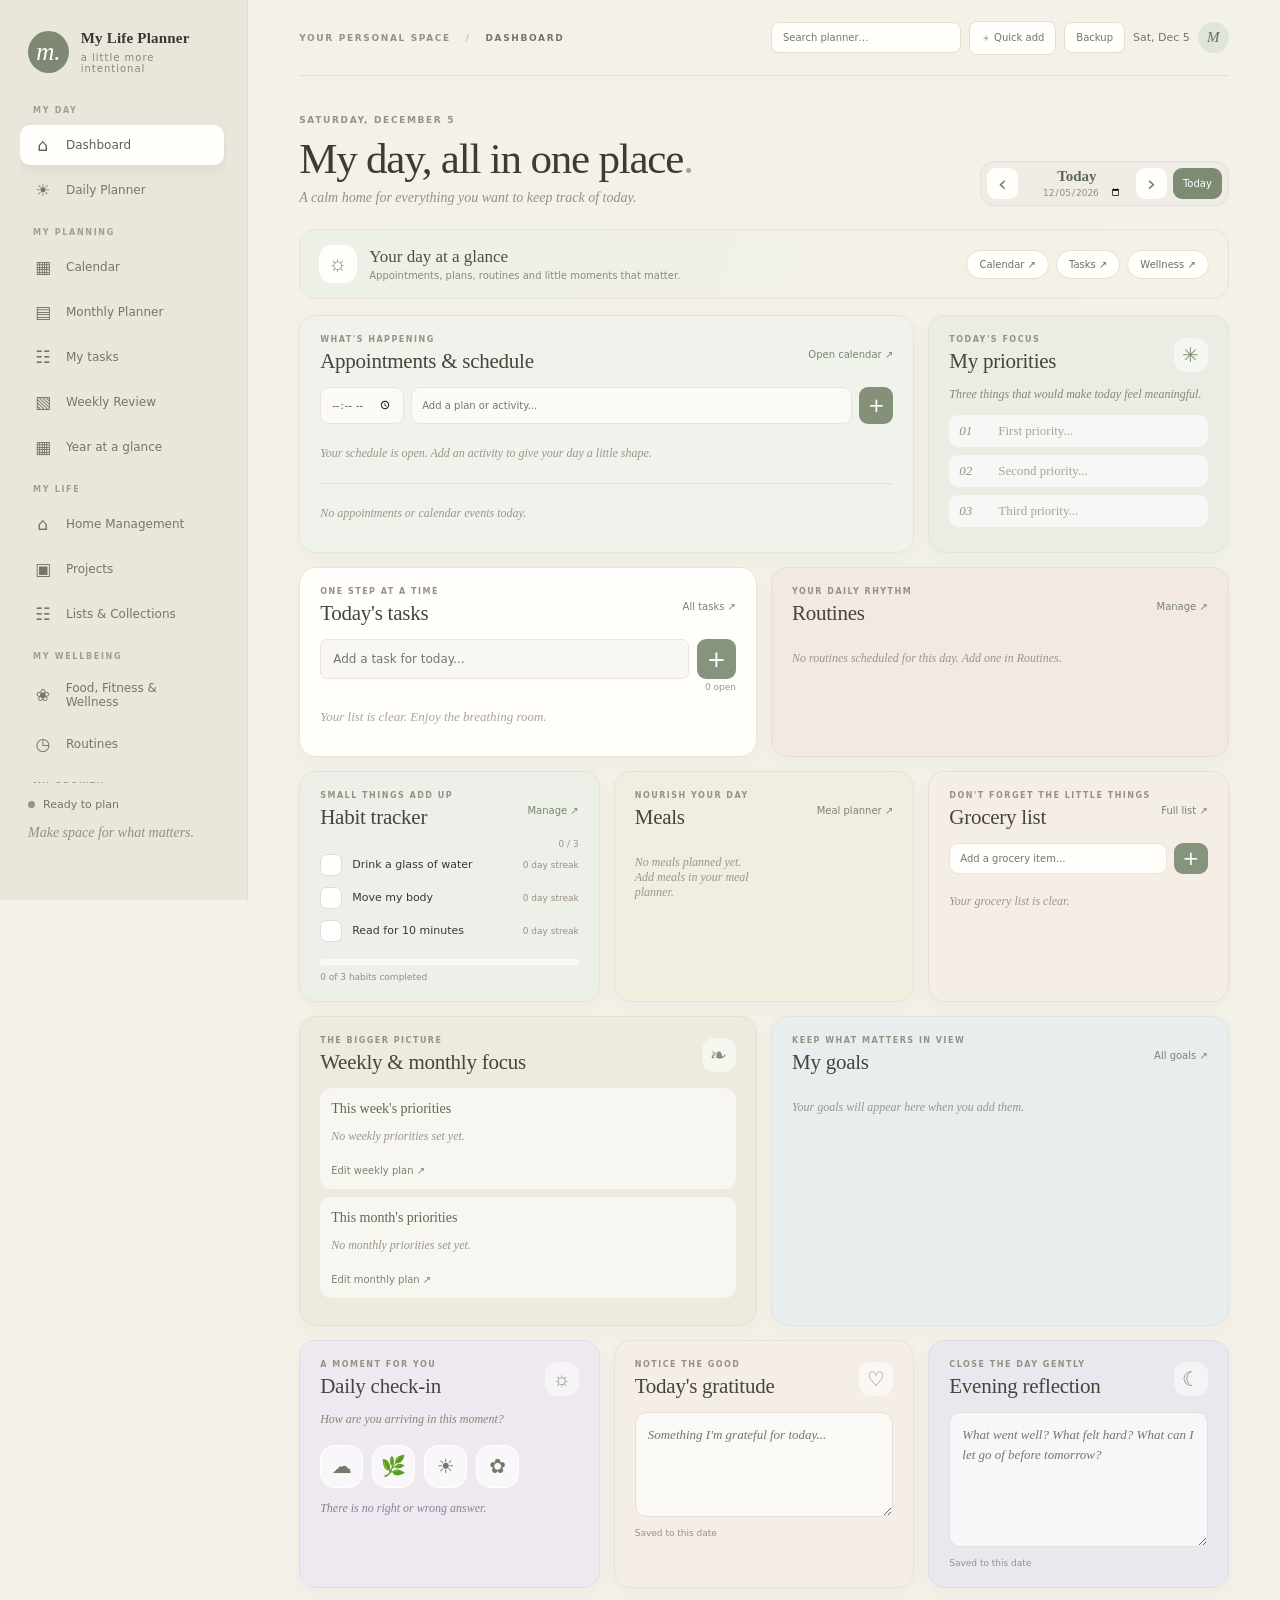
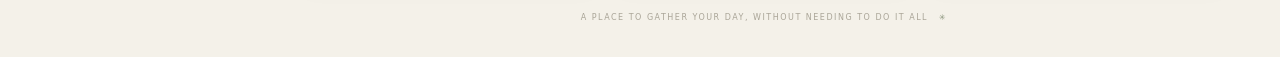
<file: index.html>
<!doctype html>
<html lang="en">
<head>
  <meta charset="utf-8">
  <meta name="viewport" content="width=device-width, initial-scale=1">
  <meta name="theme-color" content="#eee9df">
  <meta name="description" content="A calm, earthy space to plan your days, habits and goals.">
  <title>My Life Planner</title>
  <link rel="manifest" href="manifest.json">
  <link rel="icon" href="icon.svg" type="image/svg+xml">
  <link rel="stylesheet" href="style.css">
</head>
<body>
  <div class="app-shell">
    <aside class="sidebar" id="sidebar">
      <a class="brand" href="#" aria-label="My Life Planner home">
        <span class="brand-mark">m.</span>
        <span><strong>My Life Planner</strong><small>a little more intentional</small></span>
      </a>
      <nav class="main-nav" aria-label="Main navigation">
        <div class="nav-group"><span class="nav-group-label">MY DAY</span>
          <button class="nav-link active" data-view="dashboard"><span>⌂</span> Dashboard</button>
          <button class="nav-link" data-view="daily"><span>☀</span> Daily Planner</button>
        </div>
        <div class="nav-group"><span class="nav-group-label">MY PLANNING</span>
          <button class="nav-link" data-view="calendar"><span>▦</span> Calendar</button>
          <button class="nav-link" data-view="monthly"><span>▤</span> Monthly Planner</button>
          <button class="nav-link" data-view="tasks"><span>☷</span> My tasks</button>
          <button class="nav-link" data-view="weekly"><span>▧</span> Weekly Review</button>
          <button class="nav-link" data-view="yearly"><span>▦</span> Year at a glance</button>
        </div>
        <div class="nav-group"><span class="nav-group-label">MY LIFE</span>
          <button class="nav-link" data-view="home"><span>⌂</span> Home Management</button>
          <button class="nav-link" data-view="projects"><span>▣</span> Projects</button>
          <button class="nav-link" data-view="collections"><span>☷</span> Lists & Collections</button>
        </div>
        <div class="nav-group"><span class="nav-group-label">MY WELLBEING</span>
          <button class="nav-link" data-view="wellness"><span>❀</span> Food, Fitness & Wellness</button>
          <button class="nav-link" data-view="routines"><span>◷</span> Routines</button>
        </div>
        <div class="nav-group"><span class="nav-group-label">MY GROWTH</span>
          <button class="nav-link" data-view="habits"><span>◷</span> Habits</button>
          <button class="nav-link" data-view="goals"><span>✳</span> Goals</button>
          <button class="nav-link" data-view="notes"><span>▤</span> Notes</button>
          <button class="nav-link" data-view="finance"><span>＄</span> Finance</button>
          <button class="nav-link" data-view="travel"><span>⌁</span> Travel</button>
          <button class="nav-link" data-view="focus"><span>◴</span> Focus Timer</button>
          <button class="nav-link" data-view="backup"><span>↥</span> Backup & Settings</button>
        </div>
      </nav>
      <div class="sidebar-bottom">
        <div class="offline-indicator"><span class="status-dot"></span><span id="connection-label">Ready to plan</span></div>
        <p>Make space for what matters.</p>
      </div>
    </aside>

    <main class="main-content">
      <header class="topbar">
        <button class="mobile-menu" id="menu-toggle" aria-label="Open navigation">☰</button>
        <div class="breadcrumb">YOUR PERSONAL SPACE <span>/</span> <b id="section-name">DASHBOARD</b></div>
        <div class="topbar-right"><input id="global-search" class="global-search" type="search" placeholder="Search planner…" aria-label="Search planner"><button class="topbar-action" id="quick-add-global" type="button">＋ Quick add</button><button class="topbar-action" data-go="backup" type="button">Backup</button><span class="today-chip" id="top-date"></span><span class="avatar">M</span></div>
      </header>

      <section class="view active-view" id="dashboard-view">
        <div class="dashboard-hero">
          <div class="dashboard-greeting">
            <p class="eyebrow" id="welcome-date">YOUR DAY, AT YOUR PACE</p>
            <h1>My day, all in one place<span class="period">.</span></h1>
            <p class="subheading">A calm home for everything you want to keep track of today.</p>
          </div>
          <div class="dashboard-date-control" aria-label="Choose dashboard date">
            <button type="button" id="dashboard-prev-day" aria-label="Previous day">‹</button>
            <label><span id="dashboard-date-label">Today</span><input type="date" id="dashboard-date" aria-label="Dashboard date"></label>
            <button type="button" id="dashboard-next-day" aria-label="Next day">›</button>
            <button type="button" id="dashboard-today" class="dashboard-today-button">Today</button>
          </div>
        </div>

        <div class="dashboard-focus-strip">
          <div><span class="dashboard-focus-icon">☼</span><span><strong>Your day at a glance</strong><small>Appointments, plans, routines and little moments that matter.</small></span></div>
          <nav class="dashboard-quick-links" aria-label="Quick access">
            <button type="button" data-go="calendar">Calendar ↗</button><button type="button" data-go="tasks">Tasks ↗</button><button type="button" data-go="wellness">Wellness ↗</button>
          </nav>
        </div>

        <div class="dashboard-main-grid dashboard-command-centre">
          <article class="dashboard-card dashboard-card-wide dashboard-appointments-card" data-dashboard-card="appointments">
            <div class="dashboard-card-heading"><div><p class="eyebrow">WHAT'S HAPPENING</p><h2>Appointments & schedule</h2></div><button class="dashboard-card-link" type="button" data-go="calendar">Open calendar ↗</button></div>
            <form id="dashboard-schedule-form" class="dashboard-schedule-form"><input type="time" id="dashboard-schedule-time" aria-label="Schedule time"><input id="dashboard-schedule-activity" maxlength="120" placeholder="Add a plan or activity..." aria-label="Activity" required><button type="submit" aria-label="Add to schedule">+</button></form>
            <div id="dashboard-schedule-list" class="dashboard-timeline"></div>
            <div class="dashboard-appointment-divider"></div><div id="dashboard-appointments-list" class="dashboard-appointments-list"></div>
          </article>

          <article class="dashboard-card dashboard-priorities-card" data-dashboard-card="priorities">
            <div class="dashboard-card-heading"><div><p class="eyebrow">TODAY'S FOCUS</p><h2>My priorities</h2></div><span class="dashboard-card-symbol">✳</span></div>
            <p class="dashboard-card-intro">Three things that would make today feel meaningful.</p>
            <div class="dashboard-priority-list"><label><span>01</span><input id="dashboard-priority-1" maxlength="140" placeholder="First priority..."></label><label><span>02</span><input id="dashboard-priority-2" maxlength="140" placeholder="Second priority..."></label><label><span>03</span><input id="dashboard-priority-3" maxlength="140" placeholder="Third priority..."></label></div>
          </article>

          <article class="dashboard-card dashboard-tasks-card" data-dashboard-card="tasks">
            <div class="dashboard-card-heading"><div><p class="eyebrow">ONE STEP AT A TIME</p><h2>Today's tasks</h2></div><button class="dashboard-card-link" type="button" data-go="tasks">All tasks ↗</button></div>
            <form id="quick-task-form" class="quick-add dashboard-quick-add"><input id="quick-task-input" maxlength="100" placeholder="Add a task for today..." aria-label="New task"><button type="submit" aria-label="Add task">+</button></form>
            <div class="dashboard-task-count"><span id="task-count">0</span> open</div><div id="today-task-list" class="task-list"></div><p class="empty-hint" id="task-empty">Your list is clear. Enjoy the breathing room.</p>
          </article>

          <article class="dashboard-card dashboard-routines-card" data-dashboard-card="routines">
            <div class="dashboard-card-heading"><div><p class="eyebrow">YOUR DAILY RHYTHM</p><h2>Routines</h2></div><button class="dashboard-card-link" type="button" data-go="routines">Manage ↗</button></div>
            <div id="dashboard-routines-list" class="dashboard-routines-list"></div>
          </article>

          <article class="dashboard-card dashboard-habits-card" data-dashboard-card="habits">
            <div class="dashboard-card-heading"><div><p class="eyebrow">SMALL THINGS ADD UP</p><h2>Habit tracker</h2></div><button class="dashboard-card-link" type="button" data-go="habits">Manage ↗</button></div>
            <div class="dashboard-habit-count" id="habit-count">0 / 0</div><div id="dashboard-habits" class="habit-list"></div><div class="dashboard-progress-track"><span id="dashboard-habit-progress"></span></div><small class="dashboard-progress-caption" id="dashboard-habit-caption">A little progress is still progress.</small>
          </article>

          <article class="dashboard-card dashboard-meals-card" data-dashboard-card="meals">
            <div class="dashboard-card-heading"><div><p class="eyebrow">NOURISH YOUR DAY</p><h2>Meals</h2></div><button class="dashboard-card-link" type="button" data-go="wellness">Meal planner ↗</button></div>
            <div id="dashboard-today-life" class="dashboard-today-life"></div>
          </article>

          <article class="dashboard-card dashboard-grocery-card" data-dashboard-card="groceries">
            <div class="dashboard-card-heading"><div><p class="eyebrow">DON'T FORGET THE LITTLE THINGS</p><h2>Grocery list</h2></div><button class="dashboard-card-link" type="button" data-go="home">Full list ↗</button></div>
            <form id="dashboard-grocery-form" class="dashboard-inline-add"><input id="dashboard-grocery-input" maxlength="100" placeholder="Add a grocery item..." aria-label="Grocery item"><button type="submit" aria-label="Add grocery">+</button></form><div id="dashboard-grocery-list" class="dashboard-grocery-list"></div>
          </article>

          <article class="dashboard-card dashboard-planning-card" data-dashboard-card="planning">
            <div class="dashboard-card-heading"><div><p class="eyebrow">THE BIGGER PICTURE</p><h2>Weekly & monthly focus</h2></div><span class="dashboard-card-symbol">❧</span></div>
            <div class="dashboard-period-focus"><strong>This week's priorities</strong><div id="dashboard-weekly-priorities"></div><button class="dashboard-card-link" type="button" data-go="weekly">Edit weekly plan ↗</button></div>
            <div class="dashboard-period-focus"><strong>This month's priorities</strong><div id="dashboard-monthly-priorities"></div><button class="dashboard-card-link" type="button" data-go="monthly">Edit monthly plan ↗</button></div>
          </article>

          <article class="dashboard-card dashboard-goals-card" data-dashboard-card="goals">
            <div class="dashboard-card-heading"><div><p class="eyebrow">KEEP WHAT MATTERS IN VIEW</p><h2>My goals</h2></div><button class="dashboard-card-link" type="button" data-go="goals">All goals ↗</button></div><div id="dashboard-goals-list" class="dashboard-goals-list"></div>
          </article>

          <article class="dashboard-card dashboard-checkin-card" data-dashboard-card="checkin">
            <div class="dashboard-card-heading"><div><p class="eyebrow">A MOMENT FOR YOU</p><h2>Daily check-in</h2></div><span class="dashboard-card-symbol">☼</span></div>
            <p class="dashboard-card-intro">How are you arriving in this moment?</p><div class="mood-options" id="mood-options"><button data-dashboard-mood="Low" aria-label="Low mood">☁</button><button data-dashboard-mood="Okay" aria-label="Okay mood">🌿</button><button data-dashboard-mood="Good" aria-label="Good mood">☀</button><button data-dashboard-mood="Great" aria-label="Great mood">✿</button></div><p class="mood-feedback" id="mood-feedback">There is no right or wrong answer.</p>
          </article>

          <article class="dashboard-card dashboard-gratitude-card" data-dashboard-card="gratitude">
            <div class="dashboard-card-heading"><div><p class="eyebrow">NOTICE THE GOOD</p><h2>Today's gratitude</h2></div><span class="dashboard-card-symbol">♡</span></div><textarea id="dashboard-gratitude" rows="3" maxlength="600" placeholder="Something I'm grateful for today..."></textarea><small class="save-hint">Saved to this date</small>
          </article>

          <article class="dashboard-card dashboard-evening-card" data-dashboard-card="evening">
            <div class="dashboard-card-heading"><div><p class="eyebrow">CLOSE THE DAY GENTLY</p><h2>Evening reflection</h2></div><span class="dashboard-card-symbol">☾</span></div><textarea id="dashboard-evening" rows="4" maxlength="1000" placeholder="What went well? What felt hard? What can I let go of before tomorrow?"></textarea><small class="save-hint">Saved to this date</small>
          </article>
        </div>
        <footer class="page-footer">A PLACE TO GATHER YOUR DAY, WITHOUT NEEDING TO DO IT ALL <span>✳</span></footer>
      </section>

      <section class="view" id="tasks-view">
        <div class="page-intro"><p class="eyebrow">CLEAR YOUR MIND</p><h1>My tasks<span class="period">.</span></h1><p class="subheading">Gather everything in one place.</p></div>
        <article class="panel">
          <form id="task-form" class="task-entry task-entry-expanded"><input id="task-input" maxlength="100" placeholder="Add a task..." aria-label="Task name" required><input id="task-date" type="date" aria-label="Due date"><label class="task-repeat-field">Repeat<select id="task-repeat" aria-label="Repeat task"><option value="none">Never</option><option value="daily">Daily</option><option value="weekly">Weekly</option><option value="monthly">Monthly</option><option value="yearly">Yearly</option></select></label><label class="task-repeat-field">Until<input id="task-repeat-until" type="date" aria-label="Repeat until"></label><button class="primary-button" type="submit">Add task +</button></form>
          <p class="form-helper">For a repeating task, choose a due date, frequency and final repeat date.</p>
          <div class="filter-row"><button class="filter active" data-filter="all">All</button><button class="filter" data-filter="open">To do</button><button class="filter" data-filter="done">Completed</button></div>
          <div id="all-task-list" class="task-list large-list"></div><p id="all-task-empty" class="empty-hint">Nothing here yet. Add your first task above.</p>
        </article>
      </section>


      <section class="view" id="calendar-view">
        <div class="page-intro"><p class="eyebrow">MAKE ROOM FOR WHAT MATTERS</p><h1>My calendar<span class="period">.</span></h1><p class="subheading">Keep work, personal plans and everything in between colour-coded.</p></div>
        <article class="panel calendar-panel">
          <div class="calendar-toolbar">
            <div class="calendar-period-controls">
              <button class="calendar-icon-button" id="calendar-prev" type="button" aria-label="Previous period">‹</button>
              <button class="calendar-icon-button" id="calendar-next" type="button" aria-label="Next period">›</button>
              <h2 id="calendar-heading">Month</h2>
            </div>
            <div class="calendar-toolbar-actions">
              <div class="calendar-view-switch" role="group" aria-label="Calendar view">
                <button type="button" class="calendar-view-button active" data-calendar-view="month">Month</button>
                <button type="button" class="calendar-view-button" data-calendar-view="week">Week</button>
                <button type="button" class="calendar-view-button" data-calendar-view="day">Day</button>
              </div>
              <button class="calendar-today-button" id="calendar-today" type="button">Today</button>
            </div>
          </div>
          <div class="calendar-legend">
            <span><i class="legend-dot work"></i>Work</span><span><i class="legend-dot personal"></i>Personal</span><span><i class="legend-dot appointment"></i>Appointment</span><span><i class="legend-dot birthday"></i>Birthday</span><span><i class="legend-dot reminder"></i>Reminder</span><span><i class="legend-dot family"></i>Family</span><span><i class="legend-dot other"></i>Other</span><span><i class="legend-dot task"></i>Task</span>
          </div>
          <div id="calendar-grid" class="calendar-grid" aria-live="polite"></div>
        </article>
        <div class="calendar-lower-grid">
          <article class="panel calendar-event-panel">
            <div class="panel-heading"><div><p class="eyebrow">ADD TO YOUR CALENDAR</p><h2>New event</h2></div><span class="leaf-mark">✳</span></div>
            <form id="event-form" class="event-form">
              <label>Event name<input id="event-title" maxlength="100" placeholder="e.g. Dentist appointment" required></label>
              <div class="event-form-row"><label>Start date<input id="event-date" type="date" required></label><label>End date <span class="muted">(optional)</span><input id="event-end-date" type="date"></label></div>
              <label>Time <span class="muted">(optional)</span><input id="event-time" type="time"></label>
              <label>Event category<select id="event-type"><option value="personal" selected>Personal · blue</option><option value="work">Work · green</option><option value="appointment">Appointment · lavender</option><option value="birthday">Birthday · coral</option><option value="reminder">Reminder · gold</option><option value="family">Family · peach</option><option value="other">Other · grey</option></select></label>
              <label>Repeat<select id="event-repeat"><option value="none">Does not repeat</option><option value="daily">Every day</option><option value="weekly">Every week</option><option value="monthly">Every month</option><option value="yearly">Every year</option></select></label>
              <label>Repeat until <span class="muted">(required for repeating events)</span><input id="event-repeat-until" type="date"></label>
              <button class="primary-button" type="submit">Save event +</button>
            </form>
          </article>
          <article class="panel selected-day-panel">
            <div class="panel-heading"><div><p class="eyebrow">YOUR SELECTED DATE</p><h2 id="selected-day-heading">Events and tasks</h2></div></div>
            <div id="selected-day-events" class="selected-day-events"><p class="empty-hint">Choose a date to see what's planned.</p></div>
          </article>
        </div>
      </section>

<section class="view" id="monthly-view"><div class="page-intro"><p class="eyebrow">ZOOM OUT & SEE THE BIGGER PICTURE</p><h1>Monthly Planner<span class="period">.</span></h1><p class="subheading">Set an intention, choose your priorities and see what's ahead.</p></div>
<article class="panel monthly-date-panel"><button class="calendar-icon-button" id="monthly-prev" type="button" aria-label="Previous month">‹</button><label for="monthly-date">Choose month</label><input id="monthly-date" type="month"><button class="calendar-icon-button" id="monthly-next" type="button" aria-label="Next month">›</button><button class="secondary-button" id="monthly-today" type="button">This month</button><strong id="monthly-range-label"></strong></article>
<article class="panel weekly-overview-panel"><div class="panel-heading"><div><p class="eyebrow">THE WEEK AHEAD</p><h2>Weekly overview</h2></div><span class="muted">Tasks and events by day</span></div><div id="weekly-overview-grid" class="weekly-overview-grid"></div></article>
        <div class="weekly-stats-grid"><article class="stat-card"><div class="stat-icon sage">✓</div><div><span>Tasks completed</span><strong id="monthly-completed">0</strong><small id="monthly-task-total">0 tasks scheduled</small></div></article><article class="stat-card"><div class="stat-icon clay">▦</div><div><span>Calendar events</span><strong id="monthly-event-total">0</strong><small>Across this month</small></div></article><article class="stat-card"><div class="stat-icon sand">✳</div><div><span>Planned days</span><strong id="monthly-busy-days">0</strong><small>With tasks or events</small></div></article></div>
<article class="panel monthly-panel"><div class="panel-heading"><div><p class="eyebrow">YOUR MONTHLY INTENTION</p><h2>What matters this month?</h2></div></div><label class="monthly-field">My focus<textarea id="monthly-focus" rows="2" maxlength="300" placeholder="This month, I want to focus on..."></textarea></label><div class="monthly-priorities"><label>Priority one<input id="monthly-priority-1" maxlength="140" placeholder="First priority..."></label><label>Priority two<input id="monthly-priority-2" maxlength="140" placeholder="Second priority..."></label><label>Priority three<input id="monthly-priority-3" maxlength="140" placeholder="Third priority..."></label></div></article>
<div class="monthly-columns"><article class="panel monthly-panel"><div class="panel-heading"><div><p class="eyebrow">WHAT'S COMING UP</p><h2>Monthly events</h2></div></div><div id="monthly-events-list"></div></article><article class="panel monthly-panel"><div class="panel-heading"><div><p class="eyebrow">MAKE IT HAPPEN</p><h2>Tasks this month</h2></div></div><div id="monthly-tasks-list"></div></article></div>
<article class="panel monthly-panel"><div class="panel-heading"><div><p class="eyebrow">PAUSE & REFLECT</p><h2>Looking back and ahead</h2></div></div><div class="daily-reflection"><label>Monthly wins<textarea id="monthly-wins" rows="3" maxlength="1500" placeholder="What went well this month?"></textarea></label><label>Carry forward<textarea id="monthly-carry" rows="3" maxlength="1500" placeholder="What would you like to carry into next month?"></textarea></label></div><p class="daily-save-status" id="monthly-save-status">Your monthly plan saves automatically.</p></article></section>

      <section class="view" id="daily-view">
        <div class="page-intro"><p class="eyebrow">ONE DAY AT A TIME</p><h1>Daily Planner<span class="period">.</span></h1><p class="subheading">A little structure for a more intentional day.</p></div>
        <article class="panel daily-date-panel">
          <label for="daily-date">Choose your day</label>
          <input type="date" id="daily-date">
          <button class="secondary-button" id="daily-today" type="button">Back to today</button>
        </article>
        <article class="panel daily-panel">
          <div class="panel-heading"><div><p class="eyebrow">FOCUS ON WHAT MATTERS</p><h2>My top three priorities</h2></div><span class="leaf-mark">✳</span></div>
          <div class="daily-priorities"><input id="priority-1" maxlength="140" placeholder="Priority one..."><input id="priority-2" maxlength="140" placeholder="Priority two..."><input id="priority-3" maxlength="140" placeholder="Priority three..."></div>
        </article>
        <article class="panel daily-panel">
          <div class="panel-heading"><div><p class="eyebrow">PLAN YOUR TIME</p><h2>My daily schedule</h2></div></div>
          <form id="schedule-form" class="daily-form"><input type="time" id="schedule-time" aria-label="Schedule time" required><input type="text" id="schedule-activity" maxlength="120" placeholder="What are you doing?" aria-label="Schedule activity" required><button type="submit" class="primary-button">Add</button></form>
          <div id="daily-schedule-list"></div>
        </article>
        <article class="panel daily-panel">
          <div class="panel-heading"><div><p class="eyebrow">WHAT'S ON</p><h2>Calendar events</h2></div><button class="text-button" data-go="calendar">Open calendar ↗</button></div>
          <div id="daily-events-list"></div>
        </article>
        <article class="panel daily-panel">
          <div class="panel-heading"><div><p class="eyebrow">THINGS TO GET DONE</p><h2>My tasks</h2></div></div>
          <div id="daily-tasks-list"></div>
        </article>
        <article class="panel daily-panel">
          <div class="panel-heading"><div><p class="eyebrow">SMALL DAILY ACTIONS</p><h2>My habits</h2></div></div>
          <div id="daily-habits-list"></div>
        </article>
        <article class="panel daily-panel">
          <div class="panel-heading"><div><p class="eyebrow">PAUSE AND REFLECT</p><h2>My daily reflection</h2></div></div>
          <div class="daily-reflection">
            <label>What went well today?<textarea id="reflection-well" maxlength="1500" placeholder="Something I'm proud of..."></textarea></label>
            <label>What was challenging?<textarea id="reflection-challenge" maxlength="1500" placeholder="Something I found difficult..."></textarea></label>
            <label>What am I grateful for?<textarea id="reflection-grateful" maxlength="1500" placeholder="Today I'm grateful for..."></textarea></label>
          </div>
          <p class="daily-save-status" id="daily-save-status" role="status">Your entries save automatically.</p>
        </article>
      </section>

      <section class="view" id="weekly-view">
        <div class="page-intro"><p class="eyebrow">PAUSE, NOTICE & BEGIN AGAIN</p><h1>Weekly Review<span class="period">.</span></h1><p class="subheading">Celebrate what went well and gently plan what comes next.</p></div>
        <article class="panel weekly-date-panel">
          <button class="calendar-icon-button" id="weekly-prev" type="button" aria-label="Previous week">‹</button>
          <label for="weekly-date">Choose a date in your week</label><input type="date" id="weekly-date">
          <button class="calendar-icon-button" id="weekly-next" type="button" aria-label="Next week">›</button>
          <button class="secondary-button" id="weekly-today" type="button">This week</button>
          <strong id="weekly-range-label"></strong>
        </article>
        <div class="weekly-stats-grid">
          <article class="stat-card"><div class="stat-icon sage">✓</div><div><span>Tasks completed</span><strong id="weekly-completed">0</strong><small id="weekly-task-total">0 tasks this week</small></div></article>
          <article class="stat-card"><div class="stat-icon clay">○</div><div><span>Still to do</span><strong id="weekly-outstanding">0</strong><small>Tasks not yet completed</small></div></article>
          <article class="stat-card"><div class="stat-icon sand">✳</div><div><span>Habits checked</span><strong id="weekly-habits">0 / 0</strong><small>Across the selected week</small></div></article>
        </div>
        <article class="panel weekly-spread-panel"><div class="panel-heading"><div><p class="eyebrow">PLAN YOUR WEEK</p><h2>Monday to Sunday</h2></div><span class="muted">Tasks, events, meals, movement and daily focus</span></div><div id="weekly-spread-grid" class="weekly-spread-grid"></div><p class="daily-save-status">Add time-specific activities in the Daily Planner. Your tasks, calendar events, meals and workouts appear here automatically.</p></article>
        <article class="panel weekly-panel"><div class="panel-heading"><div><p class="eyebrow">LOOK BACK</p><h2>Your week at a glance</h2></div></div><div id="weekly-events-list" class="weekly-events-list"></div></article>
        <article class="panel weekly-panel"><div class="panel-heading"><div><p class="eyebrow">A FRESH START</p><h2>Unfinished tasks</h2></div></div>
          <p class="subheading">Select anything you'd like to move to the same day next week. Nothing moves unless you select it.</p>
          <div id="weekly-carry-list" class="weekly-carry-list"></div>
          <button class="primary-button" id="carry-tasks-button" type="button">Move selected to next week</button>
        </article>
        <article class="panel weekly-panel"><div class="panel-heading"><div><p class="eyebrow">REFLECT WITH KINDNESS</p><h2>How was your week?</h2></div></div>
          <div class="daily-reflection">
            <label>Wins of the week — what went well?<textarea id="weekly-wins" maxlength="2000" placeholder="What are you proud of this week?"></textarea></label>
            <label>What felt challenging?<textarea id="weekly-challenges" maxlength="2000" placeholder="What was difficult or didn't go to plan?"></textarea></label>
            <label>What would you like to do differently?<textarea id="weekly-improve" maxlength="2000" placeholder="One small adjustment for next week..."></textarea></label>
          </div>
        </article>
        <article class="panel weekly-panel"><div class="panel-heading"><div><p class="eyebrow">LOOK AHEAD</p><h2>Next week's priorities</h2></div></div>
          <div class="daily-priorities"><input id="weekly-priority-1" maxlength="160" placeholder="Priority one..."><input id="weekly-priority-2" maxlength="160" placeholder="Priority two..."><input id="weekly-priority-3" maxlength="160" placeholder="Priority three..."></div>
          <p class="daily-save-status" id="weekly-save-status">Your review saves automatically on this device.</p>
        </article>
      </section>


<section class="view" id="home-view"><div class="page-intro"><p class="eyebrow">CARE FOR YOUR SPACE</p><h1>Home Management<span class="period">.</span></h1><p class="subheading">Keep the everyday running smoothly, one small step at a time.</p></div><div class="life-grid">
<article class="panel"><div class="panel-heading"><div><p class="eyebrow">PLAN AHEAD</p><h2>Meal planner</h2></div></div><form id="meal-form" class="life-form"><label>Day<input id="meal-day" type="date" required></label><label>Meal<select id="meal-type"><option>Breakfast</option><option>Lunch</option><option>Dinner</option><option>Snack</option></select></label><label>What are you having?<input id="meal-name" maxlength="120" placeholder="e.g. Vegetable stir-fry" required></label><label>Ingredients (optional, comma-separated)<input id="meal-ingredients" maxlength="300" placeholder="e.g. rice, carrots, chicken"></label><button class="primary-button" type="submit">Add meal +</button></form><div id="meal-list" class="life-list"></div><div class="recipe-library"><div class="panel-heading"><div><p class="eyebrow">SAVE YOUR FAVOURITES</p><h2>Recipe library</h2></div></div><form id="recipe-form" class="life-form"><label>Recipe name<input id="recipe-name" maxlength="120" placeholder="e.g. One-pan chicken" required></label><label>Ingredients (comma-separated)<input id="recipe-ingredients" maxlength="500" placeholder="chicken, carrots, potatoes" required></label><label>Instructions<textarea id="recipe-instructions" rows="3" maxlength="1200" placeholder="Add cooking steps..."></textarea></label><button class="secondary-button" type="submit">Save recipe +</button></form><div id="recipe-list" class="life-list"></div></div></article>
<article class="panel"><div class="panel-heading"><div><p class="eyebrow">DON'T FORGET A THING</p><h2>Grocery list</h2></div></div><form id="grocery-form" class="life-form inline-life-form"><input id="grocery-name" maxlength="100" placeholder="Add an item..." required><button class="primary-button" type="submit">Add +</button></form><div id="grocery-list" class="life-list"></div></article>
<article class="panel"><div class="panel-heading"><div><p class="eyebrow">A LITTLE ROUTINE</p><h2>Cleaning schedule</h2></div></div><form id="cleaning-form" class="life-form"><label>Chore<input id="cleaning-name" maxlength="100" placeholder="e.g. Clean bathroom" required></label><label>How often?<select id="cleaning-frequency"><option>Daily</option><option>Weekly</option><option>Fortnightly</option><option>Monthly</option></select></label><button class="primary-button" type="submit">Add chore +</button></form><div id="cleaning-list" class="life-list"></div></article></div><article class="panel home-record-panel"><div class="panel-heading"><div><p class="eyebrow">KEEP HOUSEHOLD DETAILS HANDY</p><h2>Home inventory, maintenance & contacts</h2></div></div><form id="home-record-form" class="life-form home-record-form"><label>Record type<select id="home-record-type"><option>Inventory</option><option>Maintenance</option><option>Important contact</option></select></label><label>Item / name<input id="home-record-name" maxlength="120" placeholder="e.g. Air conditioner filter / Plumber" required></label><label>Due date or reminder<input id="home-record-date" type="date"></label><label>Details<input id="home-record-details" maxlength="240" placeholder="Location, phone number, notes..."></label><button class="primary-button" type="submit">Save household detail +</button></form><div id="home-record-list" class="life-list"></div></article></section>
<section class="view" id="projects-view"><div class="page-intro"><p class="eyebrow">MAKE PROGRESS VISIBLE</p><h1>My Projects<span class="period">.</span></h1><p class="subheading">Give your bigger ideas a home, with clear next steps.</p></div><article class="panel"><form id="project-form" class="life-form project-form"><label>Project name<input id="project-name" maxlength="120" placeholder="e.g. Launch my website" required></label><label>Target date<input id="project-date" type="date"></label><label>First next step<input id="project-next" maxlength="160" placeholder="What's the next action?"></label><button class="primary-button" type="submit">Create project +</button></form><div id="project-list" class="project-list"></div><p id="project-empty" class="empty-hint">Your projects will appear here.</p></article></section>
<section class="view" id="collections-view"><div class="page-intro"><p class="eyebrow">KEEP IDEAS IN ONE PLACE</p><h1>Lists & Collections<span class="period">.</span></h1><p class="subheading">Create your own lists for anything you want to keep track of.</p></div><article class="panel"><form id="collection-form" class="life-form inline-life-form"><input id="collection-name" maxlength="100" placeholder="Name your list (e.g. Books to read)" required><button class="primary-button" type="submit">Create list +</button></form><div id="collection-list" class="collection-grid"></div><p id="collection-empty" class="empty-hint">Create a list to get started — shopping, gifts, books, travel ideas, anything.</p></article></section>
<section class="view" id="wellness-view"><div class="page-intro"><p class="eyebrow">LOOK AFTER YOURSELF</p><h1>Food, Fitness & Wellness<span class="period">.</span></h1><p class="subheading">A gentle place to notice your routines and wellbeing.</p></div><article class="panel wellness-date-panel"><label for="wellness-date">Check-in date</label><input id="wellness-date" type="date"></article><div class="life-grid">
<article class="panel"><div class="panel-heading"><div><p class="eyebrow">NOURISH YOURSELF</p><h2>Food log</h2></div></div><form id="food-form" class="life-form"><label>Meal<select id="food-type"><option>Breakfast</option><option>Lunch</option><option>Dinner</option><option>Snack</option></select></label><label>What did you have?<input id="food-name" maxlength="140" placeholder="Add a meal or snack" required></label><button class="primary-button" type="submit">Log food +</button></form><div id="food-list" class="life-list"></div></article>
<article class="panel"><div class="panel-heading"><div><p class="eyebrow">MOVE IN A WAY YOU ENJOY</p><h2>Fitness log</h2></div></div><form id="workout-form" class="life-form"><label>Activity<input id="workout-name" maxlength="120" placeholder="e.g. Strength session" required></label><label>Duration in minutes<input id="workout-duration" type="number" min="1" max="600" placeholder="30"></label><button class="primary-button" type="submit">Log activity +</button></form><div id="workout-list" class="life-list"></div></article>
<article class="panel wellness-panel"><div class="panel-heading"><div><p class="eyebrow">HOW ARE YOU FEELING?</p><h2>Wellness check-in</h2></div></div><div class="wellness-fields"><label>Mood<select id="wellness-mood"><option value="">Choose...</option><option>Low</option><option>Okay</option><option>Good</option><option>Great</option></select></label><label>Energy<select id="wellness-energy"><option value="">Choose...</option><option>Low</option><option>Steady</option><option>High</option></select></label><label>Sleep (hours)<input id="wellness-sleep" type="number" min="0" max="24" step="0.5" placeholder="e.g. 7.5"></label><label>Water (glasses)<input id="wellness-water" type="number" min="0" max="30" placeholder="e.g. 6"></label><label class="wide-field">A note to yourself<textarea id="wellness-note" rows="3" maxlength="500" placeholder="Anything you want to remember about today..."></textarea></label></div><p class="daily-save-status">Your check-in saves automatically on this device.</p></article></div><article class="panel"><div class="panel-heading"><div><p class="eyebrow">NOTICE YOUR PATTERNS</p><h2>Recent wellness trends</h2></div></div><div id="wellness-summary" class="wellness-summary"></div><div id="wellness-trends" class="wellness-trends"></div></article></section>


<section class="view" id="yearly-view"><div class="page-intro"><p class="eyebrow">SEE THE YEAR AHEAD</p><h1>Year at a glance<span class="period">.</span></h1><p class="subheading">Give the year a direction, then make room for the moments that matter.</p></div><article class="panel"><div class="toolbar-row"><label>Planning year<input id="yearly-year" type="number" min="2020" max="2100"></label><label>Word or theme for the year<input id="yearly-theme" maxlength="100" placeholder="e.g. Steady growth"></label></div><div class="yearly-goals-grid"><label>Big goal one<input id="year-goal-1" maxlength="140" placeholder="A meaningful goal"></label><label>Big goal two<input id="year-goal-2" maxlength="140" placeholder="A meaningful goal"></label><label>Big goal three<input id="year-goal-3" maxlength="140" placeholder="A meaningful goal"></label></div></article><article class="panel"><div class="panel-heading"><div><p class="eyebrow">IMPORTANT DATES</p><h2>Yearly milestones</h2></div></div><form id="milestone-form" class="life-form inline-life-form"><input id="milestone-name" maxlength="120" placeholder="Milestone or important date" required><input id="milestone-date" type="date" required><button class="primary-button" type="submit">Add milestone +</button></form><div id="milestone-list" class="life-list"></div></article><article class="panel"><div class="panel-heading"><div><p class="eyebrow">THE BIG PICTURE</p><h2>Months of the year</h2></div></div><div id="year-month-grid" class="year-month-grid"></div></article></section>
<section class="view" id="routines-view"><div class="page-intro"><p class="eyebrow">MAKE SPACE FOR SMALL RITUALS</p><h1>My routines<span class="period">.</span></h1><p class="subheading">Build gentle morning, evening and weekly rhythms.</p></div><article class="panel"><form id="routine-form" class="life-form inline-life-form"><input id="routine-name" maxlength="100" placeholder="Routine name (e.g. Evening reset)" required><select id="routine-time"><option>Morning</option><option>Afternoon</option><option>Evening</option><option>Weekly</option></select><select id="routine-frequency" aria-label="Routine frequency"><option value="daily">Daily</option><option value="weekdays">Weekdays</option><option value="weekends">Weekends</option><option value="weekly">Weekly</option></select><button class="primary-button" type="submit">Create routine +</button></form><div id="routine-list" class="routine-grid"></div><p class="daily-save-status">Tick each step as you complete it. Progress resets each day.</p></article></section>
<section class="view" id="finance-view"><div class="page-intro"><p class="eyebrow">BE INTENTIONAL WITH MONEY</p><h1>My finances<span class="period">.</span></h1><p class="subheading">A simple overview of your spending, income and upcoming bills.</p></div><article class="panel"><div class="toolbar-row"><label>Monthly budget ($)<input id="finance-budget" type="number" min="0" step="0.01" placeholder="e.g. 2500"></label><div class="finance-summary"><span>Income <strong id="finance-income">$0.00</strong></span><span>Expenses <strong id="finance-expenses">$0.00</strong></span><span>Remaining <strong id="finance-remaining">$0.00</strong></span></div></div></article><article class="panel"><div class="panel-heading"><div><p class="eyebrow">TRACK YOUR MONEY</p><h2>Add a transaction</h2></div></div><form id="finance-form" class="life-form finance-form"><label>Description<input id="finance-description" maxlength="120" placeholder="e.g. Weekly groceries" required></label><label>Amount ($)<input id="finance-amount" type="number" min="0.01" step="0.01" required></label><label>Type<select id="finance-type"><option value="expense">Expense</option><option value="income">Income</option><option value="bill">Bill</option></select></label><label>Category<input id="finance-category" maxlength="60" placeholder="e.g. Food, transport, salary"></label><label>Date<input id="finance-date" type="date" required></label><button class="primary-button" type="submit">Save transaction +</button></form><div id="finance-list" class="life-list"></div></article><article class="panel"><div class="panel-heading"><div><p class="eyebrow">PLAN AHEAD</p><h2>Savings goals & subscriptions</h2></div></div><form id="saving-form" class="life-form inline-life-form"><input id="saving-name" maxlength="100" placeholder="Savings goal" required><input id="saving-target" type="number" min="1" step="0.01" placeholder="Target amount ($)" required><button class="primary-button">Add goal +</button></form><div id="saving-list" class="life-list"></div><form id="subscription-form" class="life-form inline-life-form"><input id="subscription-name" maxlength="100" placeholder="Subscription / recurring bill" required><input id="subscription-amount" type="number" min="0.01" step="0.01" placeholder="Amount ($)" required><select id="subscription-frequency"><option>Monthly</option><option>Weekly</option><option>Quarterly</option><option>Yearly</option></select><button class="secondary-button">Add recurring item</button></form><div id="subscription-list" class="life-list"></div></article></section>
<section class="view" id="travel-view"><div class="page-intro"><p class="eyebrow">PLAN YOUR NEXT ADVENTURE</p><h1>Travel planner<span class="period">.</span></h1><p class="subheading">Keep trip details, bookings and packing in one place.</p></div><article class="panel"><form id="trip-form" class="life-form trip-form"><label>Trip name<input id="trip-name" maxlength="120" placeholder="e.g. Weekend in Melbourne" required></label><label>Destination<input id="trip-destination" maxlength="120" placeholder="Where are you going?" required></label><label>Start date<input id="trip-start" type="date"></label><label>End date<input id="trip-end" type="date"></label><label class="wide-field">Booking details / notes<textarea id="trip-notes" rows="2" maxlength="600" placeholder="Accommodation, flights, confirmation details..."></textarea></label><button class="primary-button" type="submit">Create trip +</button></form><div id="trip-list" class="trip-grid"></div><div class="trip-itinerary-area"><h2>Trip itinerary</h2><form id="itinerary-form" class="life-form inline-life-form"><select id="itinerary-trip" aria-label="Choose trip"></select><input id="itinerary-date" type="date"><input id="itinerary-time" type="time"><input id="itinerary-title" maxlength="120" placeholder="Activity, booking or plan" required><button class="primary-button">Add itinerary item +</button></form><div id="itinerary-list" class="life-list"></div></div></article></section>
<section class="view" id="focus-view"><div class="page-intro"><p class="eyebrow">ONE THING AT A TIME</p><h1>Focus space<span class="period">.</span></h1><p class="subheading">A gentle timer to help you settle into one task.</p></div><article class="panel focus-timer-panel"><p class="eyebrow">FOCUS SESSION</p><div id="focus-clock" class="focus-clock">25:00</div><label>Session length (minutes)<input id="focus-duration" type="number" min="1" max="180" value="25"></label><div class="focus-actions"><button class="primary-button" id="focus-start" type="button">Start focus</button><button class="secondary-button" id="focus-pause" type="button">Pause</button><button class="secondary-button" id="focus-reset" type="button">Reset</button></div><p id="focus-status" class="daily-save-status">Choose one small task and begin when you're ready.</p></article></section>
<section class="view" id="backup-view"><div class="page-intro"><p class="eyebrow">YOUR PLANNER, YOUR DATA</p><h1>Backup & settings<span class="period">.</span></h1><p class="subheading">Keep a safe copy of your information and choose what appears on your dashboard.</p></div><article class="panel"><div class="panel-heading"><div><p class="eyebrow">PERSONALISE YOUR SPACE</p><h2>Dashboard cards</h2></div></div><div id="dashboard-settings" class="dashboard-settings"></div><div class="planning-preference"><label><input type="checkbox" id="auto-carry-tasks"> Automatically move overdue unfinished tasks to today</label><small>Optional. When enabled, unfinished dated tasks from earlier days move forward when you open the planner.</small></div><div class="toolbar-row theme-row"><label>Planner colour theme<select id="planner-theme"><option value="earth">Earthy (default)</option><option value="sage">Soft sage</option><option value="clay">Warm clay</option><option value="sand">Quiet sand</option></select></label><button class="secondary-button" id="print-current" type="button">Print current section</button></div></article><article class="panel"><div class="panel-heading"><div><p class="eyebrow">KEEP YOUR INFORMATION SAFE</p><h2>Backup & restore</h2></div></div><p class="form-helper">Export a copy regularly. The backup includes your tasks, calendar, notes and all planner sections. Keep the file somewhere safe.</p><div class="backup-actions"><button class="primary-button" id="export-data" type="button">Download backup</button><label class="secondary-button file-button">Restore from backup<input id="import-data" type="file" accept="application/json,.json"></label></div><p id="backup-status" class="daily-save-status">Your information is stored in this browser on this device. This does not synchronise across devices.</p></article><article class="panel"><div class="panel-heading"><div><p class="eyebrow">FIND ANYTHING</p><h2>Search your planner</h2></div></div><input id="search-page-input" class="wide-input" type="search" placeholder="Search tasks, projects, notes, trips and lists..."><div id="search-results" class="search-results"></div></article></section>

      <section class="view" id="habits-view">
        <div class="page-intro"><p class="eyebrow">SHOW UP FOR YOURSELF</p><h1>My habits<span class="period">.</span></h1><p class="subheading">Small actions, repeated with care.</p></div>
        <article class="panel"><div class="panel-heading"><div><p class="eyebrow">YOUR DAILY RITUALS</p><h2>Today's habits</h2></div><span class="muted" id="habit-progress">0 completed</span></div><div id="all-habits" class="habit-list expanded"></div>
          <form id="habit-form" class="task-entry habit-entry"><input id="habit-input" maxlength="60" placeholder="Add a habit (e.g. Read for 10 minutes)" required><select id="habit-frequency" aria-label="Habit frequency"><option value="daily">Daily</option><option value="weekdays">Weekdays</option><option value="weekends">Weekends</option><option value="2x">2 times per week</option><option value="3x">3 times per week</option><option value="weekly">Once per week</option></select><button class="primary-button" type="submit">Add habit +</button></form><p class="form-helper">Weekly habits stay available until you reach your target. Your check-ins are saved by date.</p>
        </article>
      </section>

      <section class="view" id="goals-view">
        <div class="page-intro"><p class="eyebrow">LOOK TOWARDS WHAT MATTERS</p><h1>My goals<span class="period">.</span></h1><p class="subheading">Big things begin with small steps.</p></div>
        <article class="panel"><form id="goal-form" class="life-form goal-entry"><label>Goal<input id="goal-input" maxlength="100" placeholder="A goal you'd like to work towards..." required></label><label>Life area<select id="goal-category"><option>Personal</option><option>Health</option><option>Relationships</option><option>Career</option><option>Finances</option><option>Home</option><option>Learning</option><option>Faith</option></select></label><label>Target date<input id="goal-date" type="date"></label><label>Why does this matter?<input id="goal-why" maxlength="180" placeholder="Your reason for working towards this"></label><label class="wide-field">First next step<input id="goal-next" maxlength="180" placeholder="One small action you can take"></label><button class="primary-button" type="submit">Add goal +</button></form><div id="goal-list" class="goal-list"></div><p id="goal-empty" class="empty-hint">Your goals will find a home here.</p></article>
      </section>

      <section class="view" id="notes-view">
        <div class="page-intro"><p class="eyebrow">THOUGHTS, IDEAS & REMINDERS</p><h1>My notes<span class="period">.</span></h1><p class="subheading">A little space to get things out of your head.</p></div>
        <article class="panel notes-panel"><label for="notes-input" class="eyebrow">YOUR NOTEBOOK</label><textarea id="notes-input" rows="14" placeholder="Start writing..."></textarea><div class="notes-footer"><span id="notes-status" class="save-hint">Saved on this device</span><button class="text-button" id="clear-notes">Clear notes</button></div></article>
      </section>
    </main>
  </div>
  <div class="toast" id="toast" role="status" aria-live="polite"></div>
  <script src="app.js"></script>
</body>
</html>
</file>
<file: style.css>
:root{--ink:#39382f;--muted:#898679;--paper:#f7f5ef;--cream:#eee9df;--white:#fffefa;--sage:#dfe5d9;--sage-dark:#75816c;--clay:#eadbd0;--sand:#eee5d2;--line:#e8e3d9;--shadow:0 12px 35px rgba(64,55,43,.045);font-family:Inter,ui-sans-serif,system-ui,-apple-system,BlinkMacSystemFont,"Segoe UI",sans-serif;color:var(--ink)}
*{box-sizing:border-box}body{margin:0;background:var(--paper);min-height:100vh}button,input,textarea{font:inherit}button{cursor:pointer}.app-shell{min-height:100vh}.sidebar{width:248px;position:fixed;inset:0 auto 0 0;background:#eeebe2;padding:30px 20px;display:flex;flex-direction:column;z-index:5}.brand{display:flex;align-items:center;gap:12px;text-decoration:none;color:var(--ink);padding:0 8px 42px}.brand-mark{width:42px;height:42px;border-radius:50%;background:#8c927e;color:white;display:grid;place-items:center;font:italic 25px Georgia,serif}.brand strong{display:block;font:600 15px Georgia,serif;letter-spacing:.2px}.brand small{display:block;color:var(--muted);font-size:10px;letter-spacing:1px;margin-top:5px}.main-nav{display:grid;gap:7px}.nav-link{border:0;background:transparent;text-align:left;padding:13px 14px;border-radius:9px;color:#777568;font-size:13px;display:flex;align-items:center;gap:13px}.nav-link span{font-size:19px;width:20px;text-align:center}.nav-link:hover,.nav-link.active{background:#fffefa;color:#59634f;box-shadow:0 3px 12px #655b4910}.sidebar-bottom{margin-top:auto;color:#929083;font-size:11px;padding:15px 8px}.sidebar-bottom p{font:italic 14px Georgia,serif}.offline-indicator{display:flex;align-items:center;gap:8px;color:#6d7864}.status-dot{width:7px;height:7px;border-radius:50%;background:#8a9a7b}.main-content{margin-left:248px;max-width:1600px;padding:0 54px 30px}.topbar{height:76px;border-bottom:1px solid var(--line);display:flex;align-items:center;justify-content:space-between}.breadcrumb,.eyebrow{font-size:9px;letter-spacing:1.65px;color:#969184;font-weight:650}.breadcrumb span{padding:0 10px;color:#c5bdae}.breadcrumb b{color:#74786a;font-weight:650}.topbar-right{display:flex;align-items:center;gap:15px}.today-chip{font-size:11px;color:#777568}.avatar{width:31px;height:31px;border-radius:50%;display:grid;place-items:center;background:#dfe5d9;color:#66715c;font:italic 15px Georgia,serif}.mobile-menu{display:none;border:0;background:transparent;font-size:20px;color:var(--ink)}.view{display:none;padding-top:39px}.active-view{display:block}.welcome-row{display:flex;justify-content:space-between;align-items:center;gap:25px;margin-bottom:30px}.welcome-row h1,.page-intro h1{font:400 clamp(34px,4vw,47px) Georgia,serif;letter-spacing:-1.4px;margin:9px 0 7px}.period{color:#a3a58f}.subheading{font:italic 15px Georgia,serif;color:#969184;margin:0}.welcome-note{max-width:285px;background:#eeebe2;border-radius:12px;padding:18px 21px;color:#777568}.welcome-note>span{font:24px Georgia,serif;color:#929b83}.welcome-note p{font:italic 13px/1.6 Georgia,serif;margin:7px 0}.welcome-note small{font-size:8px;letter-spacing:1.2px}.stats-grid{display:grid;grid-template-columns:repeat(3,1fr);gap:16px;margin-bottom:20px}.stat-card{background:var(--white);border:1px solid var(--line);border-radius:12px;padding:18px;display:flex;gap:14px;align-items:center;box-shadow:var(--shadow)}.stat-icon{width:39px;height:39px;border-radius:10px;display:grid;place-items:center;font-size:18px}.sage{background:var(--sage);color:#71806a}.clay{background:var(--clay);color:#9c7968}.sand{background:var(--sand);color:#9b8b67}.stat-card span,.stat-card small{display:block;color:#999486;font-size:10px}.stat-card strong{display:block;font:25px Georgia,serif;margin:3px 0}.stat-card small{font-size:9px}.content-grid{display:grid;grid-template-columns:1.15fr .85fr;gap:17px}.panel{background:var(--white);border:1px solid var(--line);border-radius:12px;padding:23px;box-shadow:var(--shadow);min-width:0}.panel-heading{display:flex;align-items:center;justify-content:space-between;margin-bottom:18px}.panel-heading .eyebrow{margin:0 0 6px}.panel h2{font:400 22px Georgia,serif;margin:0}.text-button{border:0;background:transparent;color:#7d8872;font-size:11px;padding:5px}.text-button:hover{text-decoration:underline}.quick-add{display:flex;gap:8px;margin-bottom:12px}.quick-add input,.task-entry input,.intention-panel textarea,.notes-panel textarea{border:1px solid var(--line);border-radius:7px;background:#fdfcf8;padding:12px;color:var(--ink);outline:none;min-width:0}.quick-add input{flex:1;font-size:12px}.quick-add input:focus,.task-entry input:focus,textarea:focus{border-color:#a6ad99}.quick-add button{width:39px;border:0;border-radius:7px;background:#87917b;color:white;font-size:23px}.task-list{display:grid;gap:2px}.task-row{display:flex;align-items:center;gap:10px;padding:11px 2px;border-bottom:1px solid #f0ede6;font-size:12px}.task-row:last-child{border-bottom:0}.task-row label{flex:1;cursor:pointer}.task-row.done label{text-decoration:line-through;color:#aaa69b}.task-row input[type=checkbox]{accent-color:#87917b;width:15px;height:15px}.task-date{font-size:9px;color:#a29d90}.delete-button{border:0;background:transparent;color:#b0a99c;font-size:16px;padding:2px 5px}.delete-button:hover{color:#9b6e60}.empty-hint{font:italic 13px Georgia,serif;color:#aaa598;padding:12px 0;margin:0}.habit-list{display:grid;gap:13px}.habit-row{display:flex;align-items:center;gap:10px;font-size:12px}.habit-row label{flex:1}.habit-check{width:22px;height:22px;border:1px solid #dcded3;border-radius:7px;background:white;color:white}.habit-check.checked{background:#89947e;border-color:#89947e}.habit-row small{color:#a7a193;font-size:9px}.focus-panel{background:#f0ede5}.checkin-question{font:italic 15px Georgia,serif;color:#777568;margin:22px 0 14px}.mood-options{display:flex;gap:10px}.mood-options button{width:42px;height:42px;border:1px solid #e5dfd4;border-radius:50%;background:#faf8f2;font-size:19px;filter:saturate(.8)}.mood-options button.selected{outline:2px solid #a2a991;outline-offset:2px}.mood-feedback{font-size:10px;color:#999486;margin:13px 0 0}.leaf-mark{font:30px Georgia,serif;color:#a1a58e}.intention-panel{background:#e8e9df}.intention-panel h2{font-size:20px;line-height:1.35;margin:10px 0 15px;max-width:310px}.intention-panel textarea{width:100%;resize:vertical;background:#f7f6f0;border-color:#e1e1d7;font:italic 13px Georgia,serif}.save-hint{font-size:9px;color:#999486}.intention-panel .save-hint{display:block;margin-top:8px}.page-footer{padding:30px 0 5px;text-align:center;font-size:8px;letter-spacing:1.5px;color:#aaa598}.page-footer span{padding-left:7px;color:#8c967e}.page-intro{margin-bottom:25px}.page-intro h1{margin-top:8px}.task-entry{display:flex;gap:9px;margin-bottom:20px}.task-entry input:first-child{flex:1}.task-entry input[type=date]{max-width:155px;color:#827e72;font-size:11px}.primary-button{border:0;border-radius:7px;background:#7f8a73;color:white;padding:0 17px;font-size:11px;white-space:nowrap}.primary-button:hover{background:#6e7963}.filter-row{display:flex;gap:7px;border-bottom:1px solid var(--line);padding-bottom:13px;margin-bottom:8px}.filter{border:0;background:transparent;color:#999486;padding:7px 12px;border-radius:6px;font-size:11px}.filter.active{background:#e8ebe2;color:#68735f}.large-list .task-row{padding:14px 4px}.expanded{margin:5px 0 24px}.expanded .habit-row{padding:8px 0;border-bottom:1px solid #f0ede6}.goal-list{display:grid;gap:12px}.goal-card{border:1px solid var(--line);border-radius:9px;padding:15px}.goal-top{display:flex;justify-content:space-between;gap:10px;align-items:center}.goal-top strong{font:17px Georgia,serif}.goal-controls{display:flex;align-items:center;gap:8px;margin-top:13px}.goal-controls input{flex:1;accent-color:#849078}.goal-controls span{font-size:10px;color:#858174;min-width:32px;text-align:right}.notes-panel textarea{width:100%;resize:vertical;min-height:280px;font:14px/1.8 Georgia,serif;background:#fdfcf8;margin-top:14px}.notes-footer{display:flex;justify-content:space-between;align-items:center;margin-top:10px}.toast{position:fixed;bottom:22px;right:22px;background:#414438;color:white;padding:11px 16px;border-radius:8px;font-size:11px;opacity:0;transform:translateY(8px);transition:.2s;pointer-events:none;z-index:20}.toast.show{opacity:1;transform:translateY(0)}.muted{font-size:10px;color:#999486}
@media(max-width:900px){.sidebar{width:215px}.main-content{margin-left:215px;padding:0 28px 25px}.content-grid{grid-template-columns:1fr}.welcome-note{max-width:230px}.stats-grid{gap:9px}.stat-card{padding:13px;gap:9px}}
@media(max-width:650px){.sidebar{transform:translateX(-100%);transition:transform .22s;width:250px;box-shadow:10px 0 30px #332b1b12}.sidebar.open{transform:translateX(0)}.main-content{margin-left:0;padding:0 17px 24px}.topbar{height:62px;gap:12px}.mobile-menu{display:block}.breadcrumb{font-size:8px;flex:1}.today-chip{display:none}.view{padding-top:27px}.welcome-row{display:block}.welcome-note{margin-top:20px;max-width:none}.stats-grid{grid-template-columns:1fr;gap:9px}.stat-card{padding:12px 15px}.stat-card strong{font-size:21px}.panel{padding:18px}.task-entry{flex-wrap:wrap}.task-entry input:first-child{flex-basis:100%}.task-entry input[type=date]{flex:1;max-width:none}.primary-button{min-height:41px}.welcome-row h1,.page-intro h1{font-size:37px}}


/* Calendar */
.calendar-panel{padding:22px}.calendar-toolbar,.calendar-period-controls,.calendar-toolbar-actions,.calendar-view-switch,.calendar-legend{display:flex;align-items:center}
.calendar-toolbar{justify-content:space-between;gap:16px;flex-wrap:wrap;margin-bottom:18px}.calendar-period-controls{gap:8px}.calendar-period-controls h2{font:400 21px Georgia,serif;min-width:190px;margin:0 0 0 7px}
.calendar-icon-button{width:32px;height:32px;border:1px solid var(--line);border-radius:7px;background:#fbfaf6;color:#777568;font-size:22px;line-height:1}
.calendar-toolbar-actions{gap:10px;flex-wrap:wrap}.calendar-view-switch{padding:3px;background:#f1efe8;border-radius:8px;gap:2px}
.calendar-view-button,.calendar-today-button{border:0;border-radius:6px;background:transparent;padding:8px 11px;color:#898577;font-size:10px}.calendar-view-button.active{background:#fffefa;color:#59634f;box-shadow:0 1px 4px #655b4914}.calendar-today-button{border:1px solid var(--line);background:#fffefa}
.calendar-legend{gap:15px;flex-wrap:wrap;margin:0 0 15px;color:#8d887c;font-size:10px}.calendar-legend span{display:flex;align-items:center;gap:6px}.legend-dot{width:8px;height:8px;border-radius:50%;display:inline-block}
.legend-dot.work{background:#829879}.legend-dot.personal{background:#829bb7}.legend-dot.appointment{background:#a49ac0}.legend-dot.birthday{background:#cf8f88}.legend-dot.reminder{background:#c5a45f}.legend-dot.family{background:#d5a17e}.legend-dot.other{background:#aaa79e}.legend-dot.task{background:#8796a4}
.calendar-grid{min-width:0}.month-grid{display:grid;grid-template-columns:repeat(7,minmax(0,1fr));border-top:1px solid var(--line);border-left:1px solid var(--line)}
.calendar-weekday{text-align:center;padding:10px 4px;background:#f8f7f2;color:#999486;font-size:10px;border-right:1px solid var(--line);border-bottom:1px solid var(--line)}
.calendar-day{min-width:0;min-height:105px;border:0;border-right:1px solid var(--line);border-bottom:1px solid var(--line);background:#fffefa;padding:7px;text-align:left;display:flex;flex-direction:column;gap:5px}
.calendar-day:hover,.calendar-day.is-selected{background:#f4f4ed}.calendar-day.is-today .calendar-day-number{background:#e4e9de;color:#59684f}.calendar-day.outside-month{background:#faf9f5;color:#c1bcae}
.calendar-day-number{width:23px;height:23px;border-radius:50%;display:grid;place-items:center;font-size:10px;color:#777568}.calendar-day-items{display:grid;gap:3px;min-width:0}
.calendar-item{display:flex;flex-direction:column;align-items:flex-start;gap:2px;width:100%;border:0;border-left:3px solid #8a9b83;border-radius:3px;background:#edf1e9;color:#626d59;padding:5px 7px;text-align:left;font-size:10px;line-height:1.35;overflow-wrap:anywhere}
.calendar-item.work{border-color:#829879;background:#edf2e9;color:#596c50}.calendar-item.personal{border-color:#829bb7;background:#edf2f8;color:#5c718b}.calendar-item.appointment{border-color:#a49ac0;background:#f1eff7;color:#746b91}.calendar-item.birthday{border-color:#cf8f88;background:#f8eeee;color:#986c67}.calendar-item.reminder{border-color:#c5a45f;background:#f8f3e7;color:#8b784d}.calendar-item.family{border-color:#d5a17e;background:#f8f0e9;color:#936f55}.calendar-item.other{border-color:#aaa79e;background:#f1f0ed;color:#77746d}.calendar-item.task{border-color:#8796a4;background:#edf0f3;color:#647484}
.calendar-item.is-done{opacity:.55;text-decoration:line-through}.calendar-day .calendar-item{white-space:nowrap;overflow:hidden;text-overflow:ellipsis;padding:3px 4px;font-size:9px}.calendar-day-items small{font-size:9px;color:#9a9487;padding-left:3px}
.calendar-lower-grid{display:grid;grid-template-columns:.8fr 1.2fr;gap:16px;margin-top:17px}.event-form{display:grid;gap:13px}.event-form label{display:grid;gap:6px;color:#898577;font-size:10px}
.event-form input,.event-form select{width:100%;min-width:0;border:1px solid var(--line);border-radius:7px;background:#fdfcf8;padding:11px;color:var(--ink);font:inherit;font-size:12px}
.event-form-row{display:grid;grid-template-columns:1fr 1fr;gap:9px}.event-form .primary-button{min-height:40px}.selected-day-events{display:grid;gap:7px}.selected-day-events .calendar-item{font-size:11px;padding:9px 10px}
.calendar-item-kind{font-size:9px;opacity:.72}.period-grid{border:1px solid var(--line);border-radius:8px;overflow:hidden}.week-grid{display:grid;grid-template-columns:repeat(7,minmax(0,1fr))}
.period-day{min-width:0;min-height:180px;background:#fffefa;border-right:1px solid var(--line);padding:9px;display:flex;flex-direction:column;gap:9px}.period-day:last-child{border-right:0}.period-day.is-today{background:#f7f8f3}.period-day.is-selected{box-shadow:inset 0 0 0 2px #a5ad98}
.period-day-heading{border:0;background:transparent;text-align:left;color:#6e7565;font-size:11px;padding:2px 0}.period-day-items{display:grid;align-content:start;gap:6px}.selected-period-day{min-height:220px;border:0;padding:18px}.selected-period-day .calendar-item{max-width:500px}
@media(max-width:800px){.calendar-lower-grid{grid-template-columns:1fr}.calendar-day{min-height:78px;padding:4px}.calendar-day .calendar-item{font-size:8px}.week-grid{grid-template-columns:1fr}.period-day{min-height:100px;border-right:0;border-bottom:1px solid var(--line)}}
@media(max-width:520px){.calendar-panel{padding:12px}.calendar-toolbar{align-items:flex-start}.calendar-period-controls h2{min-width:0;font-size:18px}.calendar-toolbar-actions{width:100%;justify-content:space-between}.calendar-legend{gap:9px;font-size:9px}.calendar-weekday{font-size:9px;padding:8px 1px}.calendar-day{min-height:62px;padding:3px}.calendar-day-number{width:20px;height:20px;font-size:9px}.calendar-day .calendar-item{font-size:0;padding:3px 0;height:5px;border-left-width:0}.calendar-day-items small{font-size:8px}.event-form-row{grid-template-columns:1fr}}


/* Daily Planner */
.daily-date-panel{display:flex;align-items:center;gap:12px;flex-wrap:wrap;margin-bottom:17px;padding:17px 20px}
.daily-date-panel label{font-size:11px;color:var(--ink,#625e52)}
.daily-date-panel input{padding:10px;border:1px solid var(--line);border-radius:7px;background:#fffefa;color:var(--ink,#625e52);font:inherit}
.daily-panel{padding:22px;margin-bottom:17px}
.daily-priorities{display:grid;gap:11px}
.daily-priorities input,.daily-form input{width:100%;min-width:0;padding:12px;border:1px solid var(--line);border-radius:7px;background:#faf9f5;color:var(--ink,#625e52);font:inherit}
.daily-form{display:grid;grid-template-columns:125px minmax(0,1fr) auto;gap:10px;margin-bottom:13px}
.daily-schedule-item{display:flex;justify-content:space-between;align-items:center;gap:12px;padding:12px 3px;border-bottom:1px solid var(--line);color:var(--ink,#625e52);font-size:12px}
.daily-delete-button{border:0;background:transparent;color:#a17c6c;cursor:pointer;font:inherit;font-size:11px}
.daily-task-item,.daily-habit-item{display:flex;align-items:center;gap:10px;padding:11px 3px;border-bottom:1px solid var(--line);font-size:12px;color:var(--ink,#625e52)}
.daily-task-item input,.daily-habit-item input{accent-color:#89977f;width:15px;height:15px}
.daily-complete{text-decoration:line-through;opacity:.6}
.daily-reflection{display:grid;gap:16px}
.daily-reflection label{display:grid;gap:7px;color:var(--ink,#625e52);font-size:11px}
.daily-reflection textarea{width:100%;min-height:85px;resize:vertical;padding:12px;border:1px solid var(--line);border-radius:7px;background:#faf9f5;color:var(--ink,#625e52);font:inherit}
.daily-save-status{margin-top:13px;color:#89927e;font-size:10px}
.daily-empty{color:#999486;font-size:11px;padding:9px 0}
.secondary-button{border:1px solid var(--line);border-radius:7px;background:#fffefa;color:#777568;padding:9px 12px;font:inherit;font-size:11px;cursor:pointer}
@media(max-width:600px){.daily-form{grid-template-columns:1fr}.daily-date-panel{align-items:stretch;flex-direction:column}.daily-panel{padding:18px}}


/* Weekly Review and calendar-to-day event display */
.weekly-date-panel{display:flex;align-items:center;gap:12px;flex-wrap:wrap;margin-bottom:17px;padding:16px 20px}.weekly-date-panel label{font-size:11px;color:var(--ink)}.weekly-date-panel input{padding:9px;border:1px solid var(--line);border-radius:7px;background:#fffefa;color:var(--ink);font:inherit}.weekly-date-panel strong{margin-left:auto;color:#777568;font:14px Georgia,serif}.weekly-stats-grid{display:grid;grid-template-columns:repeat(3,minmax(0,1fr));gap:13px;margin-bottom:17px}.weekly-panel{padding:22px;margin-bottom:17px}.weekly-events-list{display:grid;gap:10px}.weekly-event-row,.daily-event-item{display:flex;align-items:center;gap:11px;padding:10px 3px;border-bottom:1px solid var(--line);font-size:12px;color:var(--ink)}.weekly-event-row span:last-child,.daily-event-item span:last-child{display:grid;gap:3px}.weekly-event-row small,.daily-event-item small{font-size:10px;color:#918b7e}.event-span-label{display:inline!important;margin-left:5px;color:#8b897c!important}.daily-event-item .legend-dot{flex:0 0 8px}.daily-event-item strong{font-weight:500}.daily-event-item .legend-dot.appointment{background:#8a9b83}.daily-event-item .legend-dot.birthday{background:#c99b8a}.daily-event-item .legend-dot.reminder{background:#c4a96f}
@media(max-width:650px){.weekly-stats-grid{grid-template-columns:1fr}.weekly-date-panel{align-items:stretch}.weekly-date-panel strong{margin-left:0}.weekly-panel{padding:18px}}

.weekly-carry-list{display:grid;gap:4px;margin:10px 0 15px}.weekly-carry-item{display:flex;align-items:center;gap:10px;padding:10px 3px;border-bottom:1px solid var(--line);font-size:12px;color:var(--ink)}.weekly-carry-item input{accent-color:#89977f;width:15px;height:15px}.weekly-carry-item span{flex:1}.weekly-carry-item small{color:#918b7e;font-size:10px}.primary-button:disabled{opacity:.45;cursor:not-allowed}


/* My Life Planner refresh: grouped navigation, richer dashboard and recurring planners */
.main-nav{display:flex;flex-direction:column;gap:18px;overflow-y:auto;padding-right:3px}
.nav-group{display:grid;gap:4px}
.nav-group-label{padding:0 13px 5px;color:#a29d90;font-size:8px;font-weight:700;letter-spacing:1.7px}
.nav-link{padding:10px 13px;font-size:12px}
.nav-link span{font-size:17px}
.stats-grid{grid-template-columns:repeat(4,minmax(0,1fr))}
.content-grid{grid-template-columns:1.15fr .85fr}
.upcoming-panel{background:#f5f3ec}
.dashboard-upcoming-list{display:grid;gap:3px}
.upcoming-event-row{display:flex;align-items:center;gap:10px;padding:9px 2px;border-bottom:1px solid #e9e5dc;font-size:11px}
.upcoming-event-row:last-child{border-bottom:0}
.upcoming-event-row>span:last-child{display:grid;gap:3px}
.upcoming-event-row small{color:#969184;font-size:9px}
.task-entry-expanded{align-items:end;flex-wrap:wrap}
.task-entry-expanded input:first-child{flex:1 1 210px}
.task-entry-expanded input[type=date]{max-width:none;min-width:135px}
.task-entry-expanded select,.task-repeat-field input{border:1px solid var(--line);border-radius:7px;background:#fdfcf8;padding:10px;color:var(--ink);font:inherit;font-size:11px;min-width:0}
.task-repeat-field{display:grid;gap:5px;color:#898577;font-size:9px;letter-spacing:.3px}
.task-repeat-field select,.task-repeat-field input{height:39px}
.task-repeat-tag{color:#8c967e;font-size:13px}
.form-helper{margin:-10px 0 16px;color:#a09a8e;font-size:10px}
.event-form select{min-height:39px}
@media(max-width:1150px){.stats-grid{grid-template-columns:repeat(2,minmax(0,1fr))}}
@media(max-width:900px){.stats-grid{grid-template-columns:repeat(2,minmax(0,1fr))}.content-grid{grid-template-columns:1fr}}
@media(max-width:650px){.stats-grid{grid-template-columns:1fr}.task-entry-expanded{display:grid;grid-template-columns:1fr 1fr}.task-entry-expanded input:first-child,.task-entry-expanded .primary-button{grid-column:1/-1}.task-entry-expanded input[type=date]{max-width:none;width:100%}.task-repeat-field{min-width:0}.nav-group-label{padding-top:3px}}


/* More complete life-planner presentation: monthly planning and refined card rhythm */
:root{--paper:#f4f1e9;--cream:#e9e4d8;--white:#fffefa;--sage:#e1e7dc;--sage-dark:#707d67;--line:#e5dfd3;--shadow:0 10px 28px rgba(67,57,42,.055)}
.sidebar{background:#eae6dc;border-right:1px solid #e2dccf}.brand{padding-bottom:32px}.brand-mark{background:#7d8973}.nav-group{gap:5px}.nav-link{border-radius:10px;transition:background .18s,transform .18s}.nav-link:hover{transform:translateX(2px)}.nav-link.active{background:#fffefa;color:#58644f;box-shadow:0 4px 14px rgba(60,55,42,.07)}
.main-content{max-width:1700px;padding-left:clamp(24px,4vw,62px);padding-right:clamp(24px,4vw,62px)}.view{padding-top:34px}.welcome-row{margin-bottom:26px}.welcome-row h1,.page-intro h1{font-size:clamp(38px,4.3vw,54px)}.welcome-note{background:#e9e7dc;border:1px solid #e1ded2}.stat-card,.panel{border-radius:15px;box-shadow:var(--shadow)}.stat-card{padding:19px}.panel{padding:25px}.content-grid{gap:18px}.tasks-panel{grid-row:span 2}.focus-panel{background:#eeece2}.intention-panel{background:#e5e8de}.upcoming-panel{background:#f0eee7}.primary-button,.quick-add button{background:#78866f}.primary-button:hover,.quick-add button:hover{background:#66745d}
.monthly-date-panel{display:flex;align-items:center;gap:12px;flex-wrap:wrap;margin-bottom:17px;padding:16px 20px}.monthly-date-panel label{font-size:11px;color:var(--ink)}.monthly-date-panel input{padding:9px;border:1px solid var(--line);border-radius:7px;background:#fffefa;color:var(--ink);font:inherit}.monthly-date-panel strong{margin-left:auto;color:#777568;font:15px Georgia,serif}.monthly-panel{margin-bottom:17px}.monthly-field,.monthly-priorities label{display:grid;gap:7px;color:#898577;font-size:11px}.monthly-field textarea,.monthly-priorities input{width:100%;border:1px solid var(--line);border-radius:8px;background:#faf9f5;padding:12px;color:var(--ink);font:inherit;resize:vertical}.monthly-priorities{display:grid;grid-template-columns:repeat(3,minmax(0,1fr));gap:12px;margin-top:14px}.monthly-columns{display:grid;grid-template-columns:1fr 1fr;gap:17px}.monthly-list-row,.monthly-task-row{display:flex;align-items:center;gap:10px;padding:11px 3px;border-bottom:1px solid var(--line);font-size:12px}.monthly-list-row>span:last-child{display:grid;gap:3px}.monthly-list-row small,.monthly-task-row small{font-size:10px;color:#918b7e}.monthly-task-row span{flex:1}.monthly-task-row input{accent-color:#89977f;width:15px;height:15px}.monthly-task-row small{white-space:nowrap}
@media(max-width:900px){.monthly-columns{grid-template-columns:1fr}.monthly-priorities{grid-template-columns:1fr}.main-content{padding-left:25px;padding-right:25px}}
@media(max-width:650px){.main-content{padding-left:17px;padding-right:17px}.panel{padding:18px}.monthly-date-panel{align-items:stretch}.monthly-date-panel strong{margin-left:0}.monthly-priorities{grid-template-columns:1fr}}

/* New life-management sections */
.life-grid{display:grid;grid-template-columns:repeat(2,minmax(0,1fr));gap:17px;align-items:start}.life-form{display:grid;gap:11px;margin-bottom:15px}.life-form label,.wellness-fields label{display:grid;gap:6px;color:#898577;font-size:10px}.life-form input,.life-form select,.wellness-fields input,.wellness-fields select,.wellness-fields textarea,.collection-item-form input,.project-progress select,.project-next input{width:100%;min-width:0;border:1px solid var(--line);border-radius:7px;background:#fdfcf8;padding:10px;color:var(--ink);font:inherit;font-size:12px}.life-form .primary-button{min-height:39px;justify-self:start}.inline-life-form{grid-template-columns:minmax(0,1fr) auto;align-items:end}.life-list{display:grid;gap:2px}.life-row{display:flex;align-items:center;justify-content:space-between;gap:10px;padding:10px 2px;border-bottom:1px solid #f0ede6;font-size:12px}.life-row>span,.life-row label{min-width:0;display:grid;gap:4px;flex:1}.life-row small{font-size:9px;color:#999486}.life-row input[type=checkbox]{accent-color:#87917b;margin-right:7px}.life-done{opacity:.55;text-decoration:line-through}.project-form{grid-template-columns:repeat(2,minmax(0,1fr));align-items:end}.project-form label:first-child{grid-column:span 2}.project-list,.collection-grid{display:grid;grid-template-columns:repeat(2,minmax(0,1fr));gap:13px}.project-card,.collection-card{border:1px solid var(--line);border-radius:10px;padding:15px;min-width:0}.project-card-top{display:flex;justify-content:space-between;align-items:flex-start;gap:10px}.project-card h2,.collection-card h2{font:18px Georgia,serif;margin:0}.project-card-top small{display:block;color:#999486;font-size:9px;margin-top:5px}.project-next{display:grid;gap:6px;margin-top:15px;color:#898577;font-size:10px}.project-progress{display:grid;gap:10px;margin-top:12px}.project-progress label{display:grid;grid-template-columns:1fr auto;gap:6px;color:#898577;font-size:10px}.project-progress select,.project-progress input{grid-column:span 2}.project-progress input{width:100%;accent-color:#87917b}.project-progress strong{font-weight:500;color:#69745f}.collection-item-form{display:flex;gap:7px;margin:13px 0 5px}.collection-item-form input{flex:1}.wellness-date-panel{display:flex;align-items:center;gap:12px;margin-bottom:17px}.wellness-date-panel label{font-size:11px;color:#898577}.wellness-date-panel input{padding:9px;border:1px solid var(--line);border-radius:7px;background:#fffefa;color:var(--ink);font:inherit}.wellness-fields{display:grid;grid-template-columns:repeat(2,minmax(0,1fr));gap:12px}.wellness-fields .wide-field{grid-column:span 2}.wellness-fields textarea{resize:vertical}.wellness-panel{background:#f6f4ed}
@media(max-width:900px){.life-grid{grid-template-columns:1fr}.project-list,.collection-grid{grid-template-columns:1fr}}@media(max-width:600px){.project-form,.wellness-fields{grid-template-columns:1fr}.project-form label:first-child,.wellness-fields .wide-field{grid-column:auto}.inline-life-form{grid-template-columns:1fr}}


/* Expanded planner tools */
.topbar-right{display:flex;align-items:center;gap:8px}.global-search{width:190px;min-width:80px;border:1px solid var(--line);border-radius:8px;background:#fffefa;padding:9px 11px;font:inherit;font-size:10px;color:var(--ink)}.topbar-action{border:1px solid var(--line);border-radius:8px;background:#fffefa;color:#707766;padding:9px 11px;font:inherit;font-size:10px;cursor:pointer}.toolbar-row{display:flex;gap:15px;align-items:end;flex-wrap:wrap;margin-bottom:15px}.toolbar-row label,.yearly-goals-grid label{display:grid;gap:6px;color:#898577;font-size:10px;flex:1;min-width:160px}.toolbar-row input,.yearly-goals-grid input,.wide-input{width:100%;border:1px solid var(--line);border-radius:7px;background:#fdfcf8;padding:10px;color:var(--ink);font:inherit;font-size:12px}.weekly-overview-panel{margin-bottom:17px}.weekly-overview-grid{display:grid;grid-template-columns:repeat(7,minmax(0,1fr));gap:8px}.weekly-day-card{min-width:0;border:1px solid var(--line);border-radius:9px;padding:10px;background:#fbfaf6}.weekly-day-card>strong,.weekly-day-card>small{display:block}.weekly-day-card>strong{font:16px Georgia,serif;color:#6e7565}.weekly-day-card>small{font-size:9px;color:#999486;margin:3px 0 9px}.weekly-day-card>div{display:grid;gap:5px}.weekly-mini-item,.weekly-mini-empty{font-size:9px;color:#777568;overflow-wrap:anywhere}.weekly-mini-item.is-done{text-decoration:line-through;opacity:.5}.weekly-mini-empty{color:#aaa496;font-style:italic}.yearly-goals-grid{display:grid;grid-template-columns:repeat(3,minmax(0,1fr));gap:12px}.year-month-grid{display:grid;grid-template-columns:repeat(4,minmax(0,1fr));gap:10px}.year-month-card{display:grid;gap:6px;text-align:left;border:1px solid var(--line);border-radius:9px;background:#fbfaf6;padding:13px;cursor:pointer;color:var(--ink)}.year-month-card strong{font:16px Georgia,serif}.year-month-card small,.year-month-card span{font-size:9px;color:#999486}.routine-grid,.trip-grid{display:grid;grid-template-columns:repeat(2,minmax(0,1fr));gap:13px}.routine-card,.trip-card{border:1px solid var(--line);border-radius:10px;padding:15px;min-width:0}.routine-card h2,.trip-card h2{font:18px Georgia,serif;margin:0}.routine-step-form,.trip-pack-form{display:flex;gap:7px;margin:13px 0 5px}.routine-step-form input,.trip-pack-form input{flex:1;min-width:0;border:1px solid var(--line);border-radius:7px;background:#fdfcf8;padding:9px;font:inherit;font-size:11px}.routine-progress{display:block;color:#89927e;font-size:10px;margin-top:10px}.finance-summary{display:flex;gap:18px;flex-wrap:wrap}.finance-summary span{display:grid;gap:5px;color:#898577;font-size:10px}.finance-summary strong{font:18px Georgia,serif;color:#69745f}.finance-form,.trip-form{grid-template-columns:repeat(2,minmax(0,1fr));align-items:end}.trip-form .wide-field{grid-column:span 2}.trip-card p{font-size:11px;color:#898577;white-space:pre-wrap}.focus-timer-panel{max-width:550px;margin:0 auto;text-align:center;background:#eeece2;padding:38px}.focus-clock{font:clamp(56px,10vw,82px) Georgia,serif;color:#68745f;margin:22px 0}.focus-timer-panel>label{display:grid;gap:7px;max-width:220px;margin:0 auto;color:#898577;font-size:10px}.focus-timer-panel input{border:1px solid var(--line);border-radius:7px;background:#fffefa;padding:10px;text-align:center;font:inherit}.focus-actions{display:flex;justify-content:center;gap:8px;flex-wrap:wrap;margin-top:17px}.dashboard-settings{display:grid;grid-template-columns:repeat(2,minmax(0,1fr));gap:12px}.dashboard-setting-row{display:flex;align-items:center;gap:9px;padding:11px;border:1px solid var(--line);border-radius:8px;font-size:11px;color:var(--ink)}.dashboard-setting-row input{accent-color:#87917b}.backup-actions{display:flex;gap:10px;flex-wrap:wrap}.file-button{display:inline-flex;align-items:center;cursor:pointer}.file-button input{display:none}.search-results{display:grid;gap:5px;margin-top:12px}.search-result{display:grid;gap:4px;text-align:left;padding:11px;border:1px solid var(--line);border-radius:8px;background:#fbfaf6;color:var(--ink);cursor:pointer}.search-result small{font-size:9px;color:#999486}.wide-input{max-width:600px}.topbar-action:hover,.year-month-card:hover,.search-result:hover{background:#f0efe7}.view [hidden]{display:none!important}
@media(max-width:900px){.weekly-overview-grid{grid-template-columns:repeat(4,minmax(0,1fr))}.year-month-grid{grid-template-columns:repeat(3,minmax(0,1fr))}.routine-grid,.trip-grid{grid-template-columns:1fr}}
@media(max-width:650px){.topbar-right{gap:5px}.global-search{width:110px}.topbar-action{padding:8px;font-size:9px}.weekly-overview-grid{grid-template-columns:repeat(2,minmax(0,1fr))}.yearly-goals-grid,.finance-form,.trip-form{grid-template-columns:1fr}.trip-form .wide-field{grid-column:auto}.year-month-grid{grid-template-columns:repeat(2,minmax(0,1fr))}.dashboard-settings{grid-template-columns:1fr}.finance-summary{gap:10px}.focus-timer-panel{padding:25px 17px}}


.project-task-form{display:grid;grid-template-columns:minmax(0,1fr) 120px auto;gap:6px;margin-top:13px}.project-task-form input{min-width:0;border:1px solid var(--line);border-radius:7px;background:#fdfcf8;padding:8px;font:inherit;font-size:10px}.project-linked-tasks{display:grid;margin-top:4px}.task-project-tag{font-size:9px;color:#78866f;background:#eef0e9;border-radius:5px;padding:3px 5px}.legend-dot.meal{background:#c4a96f}.legend-dot.workout{background:#899b8a}
@media(max-width:650px){.project-task-form{grid-template-columns:1fr 1fr}.project-task-form input:first-child{grid-column:1/-1}}


/* Household, money, travel and personalisation extensions */
.home-record-panel{margin-top:17px}.home-record-form{grid-template-columns:repeat(2,minmax(0,1fr));align-items:end}.wellness-trends{display:grid;gap:0}.wellness-trend-row{display:grid;grid-template-columns:90px repeat(4,minmax(0,1fr));gap:8px;padding:10px 2px;border-bottom:1px solid var(--line);font-size:10px;color:#898577}.wellness-trend-row strong{color:#68745f}.trip-itinerary-area{margin-top:20px;border-top:1px solid var(--line);padding-top:17px}.trip-itinerary-area h2{font:20px Georgia,serif}.trip-itinerary-area .inline-life-form{grid-template-columns:1fr 1fr 1fr 1.5fr auto}.theme-row{align-items:end;margin-top:20px}.theme-row label{max-width:260px}.theme-row select{border:1px solid var(--line);border-radius:7px;background:#fdfcf8;padding:10px;color:var(--ink);font:inherit}
body[data-theme="sage"]{--paper:#edf0e9;--cream:#e0e7dc;--sage:#dce6d8;--sage-dark:#62735e;--white:#fbfcf8;--line:#dbe2d6}body[data-theme="clay"]{--paper:#f2eae4;--cream:#eadbd1;--sage:#eadbd1;--sage-dark:#916f5e;--white:#fffaf6;--line:#e6d8ce}body[data-theme="sand"]{--paper:#f2efe6;--cream:#e9e2d2;--sage:#e9e2d2;--sage-dark:#81765f;--white:#fffdf8;--line:#e5dece}
@media print{.sidebar,.topbar,.page-footer,.toast,.topbar-right,.mobile-menu{display:none!important}.main-content{margin:0!important;padding:0!important;max-width:none!important}.view{display:none!important}.view.active-view{display:block!important;padding:0!important}.panel{box-shadow:none!important;break-inside:avoid}.primary-button,.secondary-button,.delete-button{display:none!important}body{background:#fff!important}}
@media(max-width:700px){.home-record-form{grid-template-columns:1fr}.wellness-trend-row{grid-template-columns:1fr 1fr}.trip-itinerary-area .inline-life-form{grid-template-columns:1fr}.theme-row{align-items:stretch}}

/* Connected planning upgrades */
.weekly-spread-panel{margin-bottom:18px}.weekly-spread-grid{display:grid;grid-template-columns:repeat(7,minmax(145px,1fr));gap:10px;overflow-x:auto;padding:2px 2px 10px}.weekly-spread-day{min-width:190px;border:1px solid var(--line);border-radius:10px;background:#fbfaf6;padding:12px;display:flex;flex-direction:column;gap:10px}.weekly-spread-day>header{display:flex;justify-content:space-between;align-items:baseline;gap:6px;border-bottom:1px solid var(--line);padding-bottom:8px}.weekly-spread-day>header strong{font:16px Georgia,serif;color:#69745f}.weekly-spread-day>header span{font-size:10px;color:#999486}.weekly-focus-label{display:grid;gap:5px;font-size:10px;color:#898577}.weekly-focus-label input{min-width:0;width:100%;border:1px solid var(--line);border-radius:6px;background:#fffefa;padding:8px;font:inherit;color:var(--ink)}.weekly-spread-items{display:grid;gap:6px;align-content:start;flex:1}.weekly-spread-items>b{font-size:9px;letter-spacing:.08em;text-transform:uppercase;color:#8a8c7b;margin-top:5px}.weekly-spread-items>small{font-size:10px;color:#888577;overflow-wrap:anywhere}.weekly-check-item{display:flex;align-items:flex-start;gap:6px;font-size:10px;color:var(--ink)}.weekly-check-item input{margin:1px 0 0;accent-color:#87917b}.weekly-check-item .is-done{text-decoration:line-through;opacity:.55}.weekly-open-day{align-self:flex-start;padding:0}.dashboard-today-life{display:grid;grid-template-columns:repeat(3,minmax(0,1fr));gap:12px}.today-life-block{display:grid;gap:6px;align-content:start}.today-life-block strong{font:15px Georgia,serif;color:#69745f}.today-life-block span,.today-life-block small{font-size:10px;color:#858274;overflow-wrap:anywhere}.habit-entry{grid-template-columns:minmax(0,1fr) minmax(150px,200px) auto}.habit-entry select,.goal-entry select{border:1px solid var(--line);border-radius:7px;background:#fdfcf8;padding:10px;color:var(--ink);font:inherit;font-size:11px}.goal-entry{grid-template-columns:repeat(2,minmax(0,1fr));align-items:end}.goal-entry .wide-field{grid-column:span 2}.goal-meta{display:block;margin-top:4px;color:#9a9588;font-size:10px}.goal-why{font-size:11px;color:#898577;margin:8px 0}.goal-next-step{display:grid;gap:5px;font-size:10px;color:#898577}.goal-next-step input{border:1px solid var(--line);border-radius:6px;background:#fdfcf8;padding:8px;font:inherit;color:var(--ink)}.recipe-library{border-top:1px solid var(--line);margin-top:18px;padding-top:16px}.recipe-library .panel-heading{margin-bottom:10px}.recipe-library .life-form{margin-bottom:12px}.recipe-card{display:grid;grid-template-columns:minmax(0,1fr) auto;gap:12px;align-items:center;border-bottom:1px solid var(--line);padding:11px 0}.recipe-card>div:first-child{display:grid;gap:5px;min-width:0}.recipe-card strong{font:16px Georgia,serif;color:#69745f}.recipe-card small,.recipe-card p{font-size:10px;color:#898577;overflow-wrap:anywhere;margin:0}.recipe-actions{display:flex;align-items:center;gap:6px;flex-wrap:wrap}.recipe-actions input{max-width:135px;border:1px solid var(--line);border-radius:6px;background:#fdfcf8;padding:8px;font:inherit;font-size:10px;color:var(--ink)}.wellness-summary{display:grid;grid-template-columns:repeat(3,minmax(0,1fr));gap:10px;margin:14px 0 20px}.wellness-summary-card{display:grid;gap:5px;padding:13px;border:1px solid var(--line);border-radius:9px;background:#fbfaf6}.wellness-summary-card span,.wellness-summary-card small{font-size:10px;color:#898577}.wellness-summary-card strong{font:23px Georgia,serif;color:#69745f}.wellness-chart-heading{display:flex;justify-content:space-between;gap:10px;align-items:baseline;margin-bottom:10px}.wellness-chart-heading span{font:17px Georgia,serif;color:#69745f}.wellness-chart-heading small{font-size:9px;color:#999486}.wellness-mood-bars{height:100px;display:grid;grid-template-columns:repeat(30,minmax(3px,1fr));gap:3px;align-items:end;border-bottom:1px solid var(--line);padding:0 2px}.wellness-mood-bar-wrap{height:100%;display:flex;align-items:end;justify-content:center}.wellness-mood-bar{display:block;width:100%;max-width:12px;min-height:3px;border-radius:4px 4px 0 0;background:#c7c7b5}.wellness-mood-bar.mood-low{background:#b98e80}.wellness-mood-bar.mood-okay{background:#cbbd98}.wellness-mood-bar.mood-good{background:#9ba78b}.wellness-mood-bar.mood-great{background:#71866d}.wellness-mood-bar.mood-none{background:#e6e2d9}.wellness-chart-legend{display:flex;justify-content:space-between;margin:7px 0 14px;font-size:9px;color:#999486}.wellness-trend-table{display:grid;gap:0}.dashboard-setting-row{justify-content:space-between}.dashboard-setting-row span{flex:1}.dashboard-move-controls{display:flex;gap:4px}.dashboard-move-controls button{border:1px solid var(--line);border-radius:5px;background:#fbfaf6;color:#777967;padding:3px 7px;cursor:pointer;font-size:10px}
@media(max-width:900px){.weekly-spread-grid{grid-template-columns:repeat(7,minmax(210px,1fr))}.dashboard-today-life{grid-template-columns:1fr 1fr}.goal-entry{grid-template-columns:1fr}.goal-entry .wide-field{grid-column:auto}}
@media(max-width:600px){.dashboard-today-life,.wellness-summary{grid-template-columns:1fr}.habit-entry{grid-template-columns:1fr}.recipe-card{grid-template-columns:1fr}.recipe-actions{justify-content:flex-start}.wellness-chart-heading{align-items:flex-start;flex-direction:column}}
.weekly-schedule-form{display:grid;grid-template-columns:66px minmax(0,1fr) 27px;gap:4px;margin-top:4px}.weekly-schedule-form input{min-width:0;width:100%;border:1px solid var(--line);border-radius:5px;background:#fffefa;padding:5px;font:inherit;font-size:9px;color:var(--ink)}.weekly-schedule-form button,.weekly-schedule-row button{border:1px solid var(--line);border-radius:5px;background:#f0efe7;color:#69745f;cursor:pointer}.weekly-schedule-row{display:flex;align-items:center;justify-content:space-between;gap:5px}.weekly-schedule-row button{width:20px;height:20px;line-height:1;padding:0;flex:none}
.planning-preference{display:grid;gap:6px;margin-top:15px;padding:13px;border:1px solid var(--line);border-radius:8px;background:#fbfaf6}.planning-preference label{display:flex;align-items:center;gap:8px;font-size:11px;color:var(--ink)}.planning-preference input{accent-color:#87917b}.planning-preference small{font-size:9px;color:#999486;margin-left:22px}

/* Dashboard refresh: soft, rounded GGC-inspired tiles and a day-first layout. */
#dashboard-view{padding-top:30px}
.dashboard-hero{display:flex;align-items:flex-end;justify-content:space-between;gap:22px;margin-bottom:23px}
.dashboard-greeting h1{font:400 clamp(30px,3.4vw,43px) Georgia,serif;letter-spacing:-1.2px;margin:8px 0 7px;color:#3d3c32}
.dashboard-greeting .subheading{font-size:14px}
.dashboard-date-control{display:flex;align-items:center;gap:6px;padding:6px;background:#eeece4;border:1px solid #e4e0d5;border-radius:14px;flex:none}
.dashboard-date-control>button{width:31px;height:31px;border:0;border-radius:9px;background:#fffefa;color:#727967;font-size:22px;line-height:1}
.dashboard-date-control label{display:grid;gap:1px;text-align:center;padding:0 8px;min-width:105px;color:#5f6858;font:15px Georgia,serif}
.dashboard-date-control label span{font-weight:600}
.dashboard-date-control input{width:100%;border:0;background:transparent;text-align:center;color:#918d80;font:9px system-ui,sans-serif;outline:none}
.dashboard-date-control .dashboard-today-button{width:auto;padding:0 10px;font-size:10px;background:#7e8b73;color:white}
.dashboard-quick-tiles{display:grid;grid-template-columns:repeat(6,minmax(0,1fr));gap:11px;margin-bottom:16px}
.quick-tile{min-width:0;min-height:82px;border:1px solid transparent;border-radius:16px;padding:13px 12px;display:grid;grid-template-columns:36px minmax(0,1fr) 12px;gap:9px;align-items:center;text-align:left;color:#4c5045;transition:transform .16s ease,box-shadow .16s ease}
.quick-tile:hover{transform:translateY(-2px);box-shadow:0 8px 18px #534a3712}
.quick-tile-icon{width:35px;height:35px;border-radius:12px;display:grid;place-items:center;background:#ffffff70;font-size:19px;color:#68745f}
.quick-tile>span:nth-child(2){display:grid;gap:4px;min-width:0}
.quick-tile strong{font:15px Georgia,serif;font-weight:500;white-space:nowrap;overflow:hidden;text-overflow:ellipsis}
.quick-tile small{font-size:9px;color:#7e7b70;white-space:nowrap;overflow:hidden;text-overflow:ellipsis}
.quick-tile>b{font-size:12px;font-weight:400;color:#8a897c;align-self:start}
.tile-calendar{background:#e7eadf;border-color:#dce2d4}.tile-tasks{background:#f0e4d9;border-color:#eadbd0}.tile-projects{background:#e7e2ed;border-color:#ddd5e7}.tile-meals{background:#f0e9d7;border-color:#e8dfc8}.tile-lists{background:#dfe9e8;border-color:#d2e0de}.tile-home{background:#e9e2dc;border-color:#e1d7ce}
.dashboard-stats-grid{grid-template-columns:repeat(4,minmax(0,1fr));gap:11px;margin-bottom:16px}
.stat-tile{min-height:88px;border:1px solid transparent;border-radius:16px;padding:15px 16px;box-shadow:none;gap:12px}
.stat-tile-sage{background:#e8ece2;border-color:#dfe5d8}.stat-tile-clay{background:#f0e5dd;border-color:#e9dcd2}.stat-tile-sand{background:#f1ecdF;border-color:#e9e2d1}.stat-tile-blue{background:#e3e9e9;border-color:#d8e1e1}
.stat-tile .stat-icon{width:37px;height:37px;border-radius:12px;background:#ffffff85}
.stat-icon.blue{color:#6c8583;background:#dce7e6}
.stat-tile span{font-size:10px;color:#77796d}.stat-tile strong{font-size:24px;color:#4a4b40}.stat-tile small{font-size:9px;color:#929083}
.dashboard-main-grid{display:grid;grid-template-columns:repeat(12,minmax(0,1fr));gap:13px;align-items:stretch}
.dashboard-card{min-width:0;border:1px solid #e8e4da;border-radius:18px;padding:19px 20px;background:#fffefa;box-shadow:0 5px 18px rgba(64,55,43,.035)}
.dashboard-card h2{font:400 21px Georgia,serif;letter-spacing:-.25px;margin:0;color:#45463b}
.dashboard-card-heading{display:flex;align-items:center;justify-content:space-between;gap:10px;margin-bottom:13px}
.dashboard-card-heading .eyebrow{margin:0 0 5px;font-size:8px;letter-spacing:1.5px}
.dashboard-card-symbol{width:34px;height:34px;border-radius:12px;display:grid;place-items:center;background:#ffffff8a;color:#859078;font:20px Georgia,serif}
.dashboard-card-intro{font:italic 12px Georgia,serif;color:#898679;margin:0 0 13px}
.dashboard-priorities-card{grid-column:span 5;background:#e9ede3;border-color:#dfe5d8}
.dashboard-schedule-card{grid-column:span 7;background:#fffefa}
.dashboard-tasks-card{grid-column:span 7;background:#fffefa}
.dashboard-habits-card{grid-column:span 5;background:#f2e9e2;border-color:#e9ddd4}
.dashboard-meals-card{grid-column:span 6;background:#f2eedf;border-color:#e9e2cf}
.dashboard-events-card{grid-column:span 6;background:#e7eded;border-color:#dce5e4}
.dashboard-checkin-card{grid-column:span 5;background:#eee9f0;border-color:#e3dce7}
.dashboard-intention-card{grid-column:span 7;background:#eeeade;border-color:#e5dfce}
.dashboard-card-link{border:0;background:transparent;padding:3px 0;color:#79856f;font-size:10px;white-space:nowrap}
.dashboard-card-link:hover{text-decoration:underline}
.dashboard-priority-list{display:grid;gap:8px}
.dashboard-priority-list label{display:grid;grid-template-columns:29px minmax(0,1fr);align-items:center;gap:8px;padding:7px 10px;border-radius:10px;background:#ffffffa3}
.dashboard-priority-list label>span{font:italic 13px Georgia,serif;color:#8b967f}
.dashboard-priority-list input{width:100%;min-width:0;border:0;outline:0;background:transparent;color:#4a4b40;font:13px Georgia,serif}
.dashboard-priority-list input::placeholder{color:#a6a698}
.dashboard-priority-list input:focus{border-bottom:1px solid #aab49e}
.dashboard-priorities-card .dashboard-card-link{margin-top:12px}
.dashboard-schedule-form{display:grid;grid-template-columns:84px minmax(0,1fr) 34px;gap:7px;margin-bottom:10px}
.dashboard-schedule-form input{min-width:0;border:1px solid #e9e5db;border-radius:9px;background:#fbfaf6;padding:9px 10px;color:#56574c;font-size:10px}
.dashboard-schedule-form button{border:0;border-radius:9px;background:#849078;color:white;font-size:20px}
.dashboard-timeline{display:grid;gap:0;max-height:220px;overflow:auto}
.dashboard-timeline-row{display:grid;grid-template-columns:51px 10px minmax(0,1fr) 22px;align-items:center;gap:9px;min-height:36px;border-bottom:1px solid #efede6;font-size:11px}
.dashboard-timeline-row time{font-size:10px;color:#89917f;font-variant-numeric:tabular-nums}
.dashboard-timeline-dot{width:7px;height:7px;border-radius:50%;background:#9aa58e;box-shadow:0 0 0 3px #e9ede3}
.dashboard-timeline-row strong{font-weight:500;color:#55564c;overflow-wrap:anywhere}
.dashboard-timeline-row button{border:0;background:transparent;color:#aaa69b;font-size:16px}
.dashboard-empty{font:italic 12px Georgia,serif;color:#9a9689;padding:12px 0;margin:0}
.dashboard-quick-add{margin-bottom:7px}
.dashboard-quick-add input{background:#f8f7f2;border-color:#ebe7de}
.dashboard-quick-add button{border-radius:9px;background:#87947d}
.dashboard-task-row{display:flex;align-items:center;gap:9px;padding:9px 2px;border-bottom:1px solid #efede7;font-size:11px;color:#55564c;cursor:pointer}
.dashboard-task-row:last-child{border-bottom:0}
.dashboard-task-row input{accent-color:#819078;width:15px;height:15px;flex:none}
.dashboard-task-row span{flex:1;min-width:0;overflow-wrap:anywhere}
.dashboard-task-row input:checked+span{text-decoration:line-through;color:#aaa69b}
.dashboard-task-row small{font-size:9px;color:#9c988c;white-space:nowrap}
.dashboard-overdue-tag{background:#f2e3dc;color:#a07867!important;border-radius:5px;padding:3px 5px}
.dashboard-habits-card .habit-list{gap:11px}
.dashboard-habits-card .habit-row{font-size:11px}
.dashboard-habits-card .habit-row small{color:#9a8e83}
.dashboard-progress-track{height:6px;border-radius:10px;background:#ffffffa3;overflow:hidden;margin-top:17px}
.dashboard-progress-track span{display:block;width:0;height:100%;border-radius:10px;background:#89977f;transition:width .2s ease}
.dashboard-progress-caption{display:block;margin-top:7px;font-size:9px;color:#958b80}
.dashboard-today-life{grid-template-columns:repeat(2,minmax(0,1fr));gap:13px}
.dashboard-meals-card .today-life-block{padding:12px;border-radius:12px;background:#ffffff85;min-height:112px}
.today-life-icon{width:27px;height:27px;display:grid;place-items:center;border-radius:9px;background:#fffefa;color:#8b987c;font-size:15px}
.dashboard-meals-card .today-life-block strong{font:16px Georgia,serif;color:#626c57}
.dashboard-meals-card .today-life-block span:not(.today-life-icon),.dashboard-meals-card .today-life-block small{font-size:10px;color:#898577}
.dashboard-events-card .dashboard-upcoming-list{display:grid;gap:4px}
.dashboard-events-card .upcoming-event-row{padding:8px 0;border-bottom:1px solid #ffffffb0}
.dashboard-checkin-card .mood-options{gap:9px;margin:18px 0 10px}
.dashboard-checkin-card .mood-options button{width:43px;height:43px;border:1px solid #ffffff;border-radius:14px;background:#ffffffa6;color:#727b69;font-size:20px;filter:none}
.dashboard-checkin-card .mood-options button.selected{outline:2px solid #98a58b;outline-offset:2px;background:#fff}
.dashboard-checkin-card .mood-feedback{font:italic 12px Georgia,serif;color:#888394}
.dashboard-intention-card textarea{width:100%;min-height:91px;resize:vertical;border:1px solid #e5dfd2;border-radius:12px;background:#ffffffa0;padding:13px;color:#56564b;font:italic 14px/1.5 Georgia,serif;outline:none}
.dashboard-intention-card .save-hint{display:block;margin-top:7px;color:#969184}
#dashboard-view .page-footer{padding-top:25px}
@media(max-width:1100px){.dashboard-quick-tiles{grid-template-columns:repeat(3,minmax(0,1fr))}.dashboard-priorities-card,.dashboard-habits-card,.dashboard-checkin-card{grid-column:span 6}.dashboard-schedule-card,.dashboard-tasks-card,.dashboard-meals-card,.dashboard-events-card,.dashboard-intention-card{grid-column:span 6}}
@media(max-width:760px){.dashboard-hero{display:block}.dashboard-date-control{margin-top:17px;width:max-content;max-width:100%}.dashboard-quick-tiles{grid-template-columns:repeat(2,minmax(0,1fr))}.dashboard-stats-grid{grid-template-columns:repeat(2,minmax(0,1fr))}.dashboard-main-grid{grid-template-columns:1fr}.dashboard-main-grid>.dashboard-card{grid-column:1/-1}}
@media(max-width:440px){.dashboard-greeting h1{font-size:31px}.dashboard-quick-tiles{gap:8px}.quick-tile{grid-template-columns:31px minmax(0,1fr) 10px;gap:7px;padding:10px;min-height:72px}.quick-tile-icon{width:31px;height:31px}.quick-tile strong{font-size:13px}.quick-tile small{font-size:8px}.dashboard-stats-grid{gap:8px}.stat-tile{padding:11px;gap:8px}.stat-tile .stat-icon{width:31px;height:31px}.stat-tile strong{font-size:21px}.dashboard-card{padding:16px}.dashboard-date-control{gap:4px}.dashboard-date-control label{min-width:85px}}

/* Daily command-centre dashboard refresh */
.dashboard-focus-strip{display:flex;align-items:center;justify-content:space-between;gap:18px;padding:15px 19px;margin:0 0 16px;border:1px solid #e7e3d8;border-radius:16px;background:linear-gradient(110deg,#edf0e7,#f6f0e8)}
.dashboard-focus-strip>div{display:flex;align-items:center;gap:12px}.dashboard-focus-icon{width:38px;height:38px;display:grid;place-items:center;border-radius:13px;background:#fffefa;color:#849078;font:22px Georgia,serif}.dashboard-focus-strip strong,.dashboard-focus-strip small{display:block}.dashboard-focus-strip strong{font:17px Georgia,serif;color:#4c5144}.dashboard-focus-strip small{margin-top:3px;color:#8c897e;font-size:10px}.dashboard-quick-links{display:flex;gap:7px;flex-wrap:wrap}.dashboard-quick-links button{border:1px solid #e3e0d6;background:#fffefa;border-radius:20px;padding:8px 12px;color:#69745f;font-size:10px}
.dashboard-command-centre{grid-template-columns:repeat(12,minmax(0,1fr));gap:14px}.dashboard-command-centre>.dashboard-card{grid-column:span 4;min-width:0}.dashboard-command-centre>.dashboard-appointments-card{grid-column:span 8}.dashboard-command-centre>.dashboard-priorities-card{grid-column:span 4}.dashboard-command-centre>.dashboard-tasks-card,.dashboard-command-centre>.dashboard-routines-card{grid-column:span 6}.dashboard-command-centre>.dashboard-planning-card,.dashboard-command-centre>.dashboard-goals-card{grid-column:span 6}.dashboard-command-centre>.dashboard-checkin-card,.dashboard-command-centre>.dashboard-gratitude-card,.dashboard-command-centre>.dashboard-evening-card{grid-column:span 4}
.dashboard-command-centre .dashboard-card{border-radius:17px;padding:19px 20px;box-shadow:0 5px 18px rgba(64,55,43,.035)}.dashboard-appointments-card{background:#f0f2ec;border-color:#e2e7dc}.dashboard-priorities-card{background:#e9ede3;border-color:#dfe5d8}.dashboard-tasks-card{background:#fffefa}.dashboard-routines-card{background:#f2e9e2;border-color:#e9ddd4}.dashboard-habits-card{background:#edf0e8;border-color:#dfe5d8}.dashboard-meals-card{background:#f2eedf;border-color:#e9e2cf}.dashboard-grocery-card{background:#f5eee7;border-color:#e9dfd4}.dashboard-planning-card{background:#eeeade;border-color:#e5dfce}.dashboard-goals-card{background:#e8eeee;border-color:#dce5e4}.dashboard-checkin-card{background:#eee9f0;border-color:#e3dce7}.dashboard-gratitude-card{background:#f4eee7;border-color:#ebe1d6}.dashboard-evening-card{background:#e9e8ef;border-color:#dedce8}
.dashboard-appointment-divider{height:1px;background:#dfe4da;margin:10px 0}.dashboard-appointments-list{display:grid;gap:2px}.dashboard-subsection-label{font-size:8px;letter-spacing:1.4px;color:#939486;margin:5px 0 4px}.dashboard-appointment-row{display:flex;align-items:center;gap:10px;padding:7px 2px;border-bottom:1px solid #ffffffa8}.dashboard-appointment-row>span:last-child{display:grid;gap:2px}.dashboard-appointment-row strong{font-size:11px;font-weight:600;color:#55584d}.dashboard-appointment-row small{font-size:9px;color:#939184}.dashboard-appointment-row .legend-dot{width:8px;height:8px;flex:none}
.dashboard-meal-row{display:flex;align-items:center;gap:10px;padding:10px 2px;border-bottom:1px solid #ffffffad}.dashboard-meal-row span{min-width:65px;color:#9a927e;font-size:10px}.dashboard-meal-row strong{font:14px Georgia,serif;color:#5e6655}.dashboard-routines-list{display:grid;gap:11px}.dashboard-routine-group{padding:9px 11px;border-radius:11px;background:#ffffff9c}.dashboard-routine-group>strong{display:block;margin-bottom:6px;font:14px Georgia,serif;color:#5d6254}.dashboard-routine-step{display:flex;align-items:center;gap:8px;padding:5px 0;color:#67665c;font-size:10px}.dashboard-routine-step input,.dashboard-grocery-row input{accent-color:#819078}.dashboard-routine-step .is-done{text-decoration:line-through;color:#aaa69b}
.dashboard-inline-add{display:grid;grid-template-columns:minmax(0,1fr) 34px;gap:7px;margin-bottom:8px}.dashboard-inline-add input{min-width:0;border:1px solid #e9e3d9;border-radius:9px;background:#fffefa;padding:9px 10px;font-size:10px}.dashboard-inline-add button{border:0;border-radius:9px;background:#87947d;color:#fff;font-size:20px}.dashboard-grocery-list{display:grid;gap:2px}.dashboard-grocery-row{display:flex;align-items:center;gap:8px;padding:7px 1px;border-bottom:1px solid #ffffffb5;font-size:10px;color:#5f6056}.dashboard-period-focus{padding:10px 11px;border-radius:11px;background:#ffffff91;margin:8px 0}.dashboard-period-focus>strong{font:14px Georgia,serif;color:#626653}.dashboard-period-focus .dashboard-card-link{display:block;margin-top:6px}.dashboard-planning-item{padding:6px 0;border-bottom:1px solid #ffffffa8;font-size:10px;color:#646457}.dashboard-month-focus{font:italic 11px Georgia,serif;color:#8b846e;margin:7px 0}.dashboard-goals-list{display:grid;gap:4px}.dashboard-goal-row{display:flex;justify-content:space-between;align-items:center;gap:10px;padding:9px 2px;border-bottom:1px solid #ffffffa8}.dashboard-goal-row>span:first-child{display:grid;gap:3px}.dashboard-goal-row strong{font:13px Georgia,serif;color:#596158}.dashboard-goal-row small{font-size:9px;color:#969387}.dashboard-goal-progress{font-size:10px;color:#7c8b7d}.dashboard-command-centre textarea{width:100%;min-height:105px;resize:vertical;border:1px solid #e6dfd5;border-radius:11px;background:#ffffffa6;padding:12px;color:#56564b;font:italic 13px/1.55 Georgia,serif;outline:none}.dashboard-evening-card textarea{min-height:135px}.dashboard-command-centre .save-hint{display:block;margin-top:7px;color:#969184;font-size:9px}
@media(max-width:980px){.dashboard-command-centre>.dashboard-card,.dashboard-command-centre>.dashboard-appointments-card,.dashboard-command-centre>.dashboard-priorities-card,.dashboard-command-centre>.dashboard-checkin-card,.dashboard-command-centre>.dashboard-gratitude-card,.dashboard-command-centre>.dashboard-evening-card{grid-column:span 6}}
@media(max-width:650px){.dashboard-focus-strip{align-items:flex-start;flex-direction:column}.dashboard-command-centre{grid-template-columns:1fr}.dashboard-command-centre>.dashboard-card,.dashboard-command-centre>.dashboard-appointments-card,.dashboard-command-centre>.dashboard-priorities-card,.dashboard-command-centre>.dashboard-tasks-card,.dashboard-command-centre>.dashboard-routines-card,.dashboard-command-centre>.dashboard-planning-card,.dashboard-command-centre>.dashboard-goals-card,.dashboard-command-centre>.dashboard-checkin-card,.dashboard-command-centre>.dashboard-gratitude-card,.dashboard-command-centre>.dashboard-evening-card{grid-column:1/-1}}

.dashboard-task-count,.dashboard-habit-count{font-size:9px;color:#999588;text-align:right;margin:-4px 0 5px}
</file>
